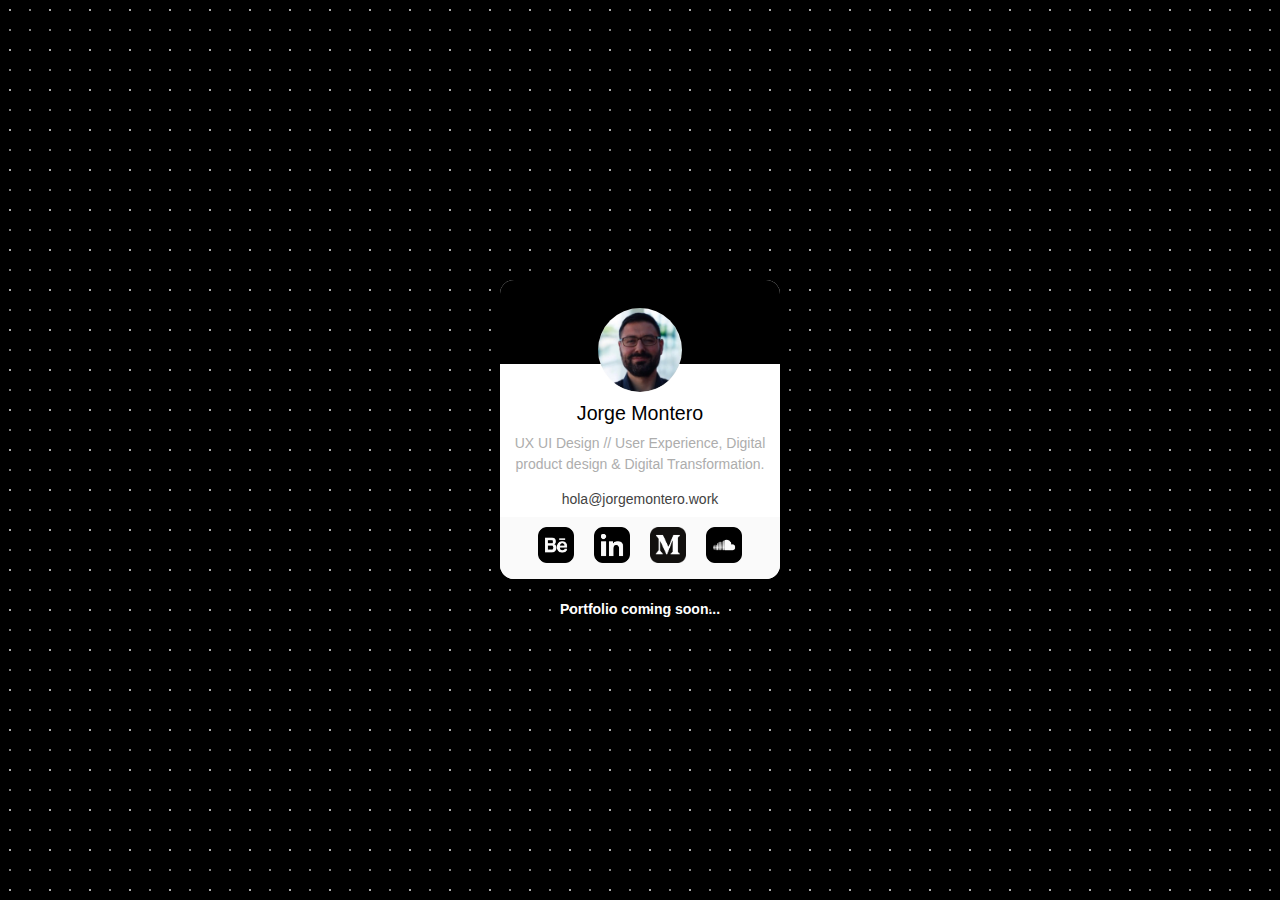
<file: index.html>
<!DOCTYPE html>
<!DOCTYPE html>
<html lang="en">
<head>    
    <meta charset="UTF-8">
    <meta name="viewport" content="width=device-width, initial-scale=1.0">
    <title>🔥 Jorge Montero UX | UI Designer | Madrid 🔥</title>
    <link href="styles/reset.css"rel="stylesheet" type="text/css">
    <link href="styles/style-index.css" rel="stylesheet" type="text/css">
    <link rel="shortcut icon" type="image/png" href="img/favicon.png">
    <link rel="icon" type="image/png" href="img/favicon.png">
    <meta property="og:image" href="img/favicon.png">
    <!-- Global site tag (gtag.js) - Google Analytics -->
  <script async src="https://www.googletagmanager.com/gtag/js?id=UA-168123039-1"></script>
  <script>
    window.dataLayer = window.dataLayer || [];
    function gtag(){dataLayer.push(arguments);}
    gtag('js', new Date());

    gtag('config', 'UA-168123039-1');
  </script>

</head>
<body>
    <div class="contact-card">
        <div class="contact-card__header-image">
          <div class="contact-card__avatar"></div>
        </div>
          <p class="contact-card__name">Jorge Montero</p>
          <p class="contact-card__subtitle">UX UI Design // User Experience, Digital product design & Digital Transformation.</p>
        <ul>
          <li class="contact-card__link contact-card__link--email"><a title="Email Jorge Montero" href="mailto:hola@jorgemontero.work">hola@jorgemontero.work</a></li>
        </ul>
        <ul class="contact-card__footer">
          <li class="contact-card__footer__link "><a title="Link to Jorge Montero's Behance profile" href="https://www.behance.net/JorgeMonteroM"><img src="img/Behance.png"></i></a></li>
          <li class="contact-card__footer__link "><a title="Link to Jorge Montero's LinkedIn profile" href="https://www.linkedin.com/in/jorgemonterom/"><img src="img/linkedin.png"></a></li>
          <li class="contact-card__footer__link "><a title="Link to Jorge Montero's Medium profile" href="https://medium.com/@jorgemonterom"><img src="img/medium.png"></a></li>
          <li class="contact-card__footer__link "><a title="Link to Jorge Montero's Soundcloud profile" href="https://m.soundcloud.com/motokiatu"><img src="img/soundcloud.png"></a></li>
        </ul>
    </div>
    <div class="pronto">
        Portfolio coming soon...
    </div>
</body>
</file>
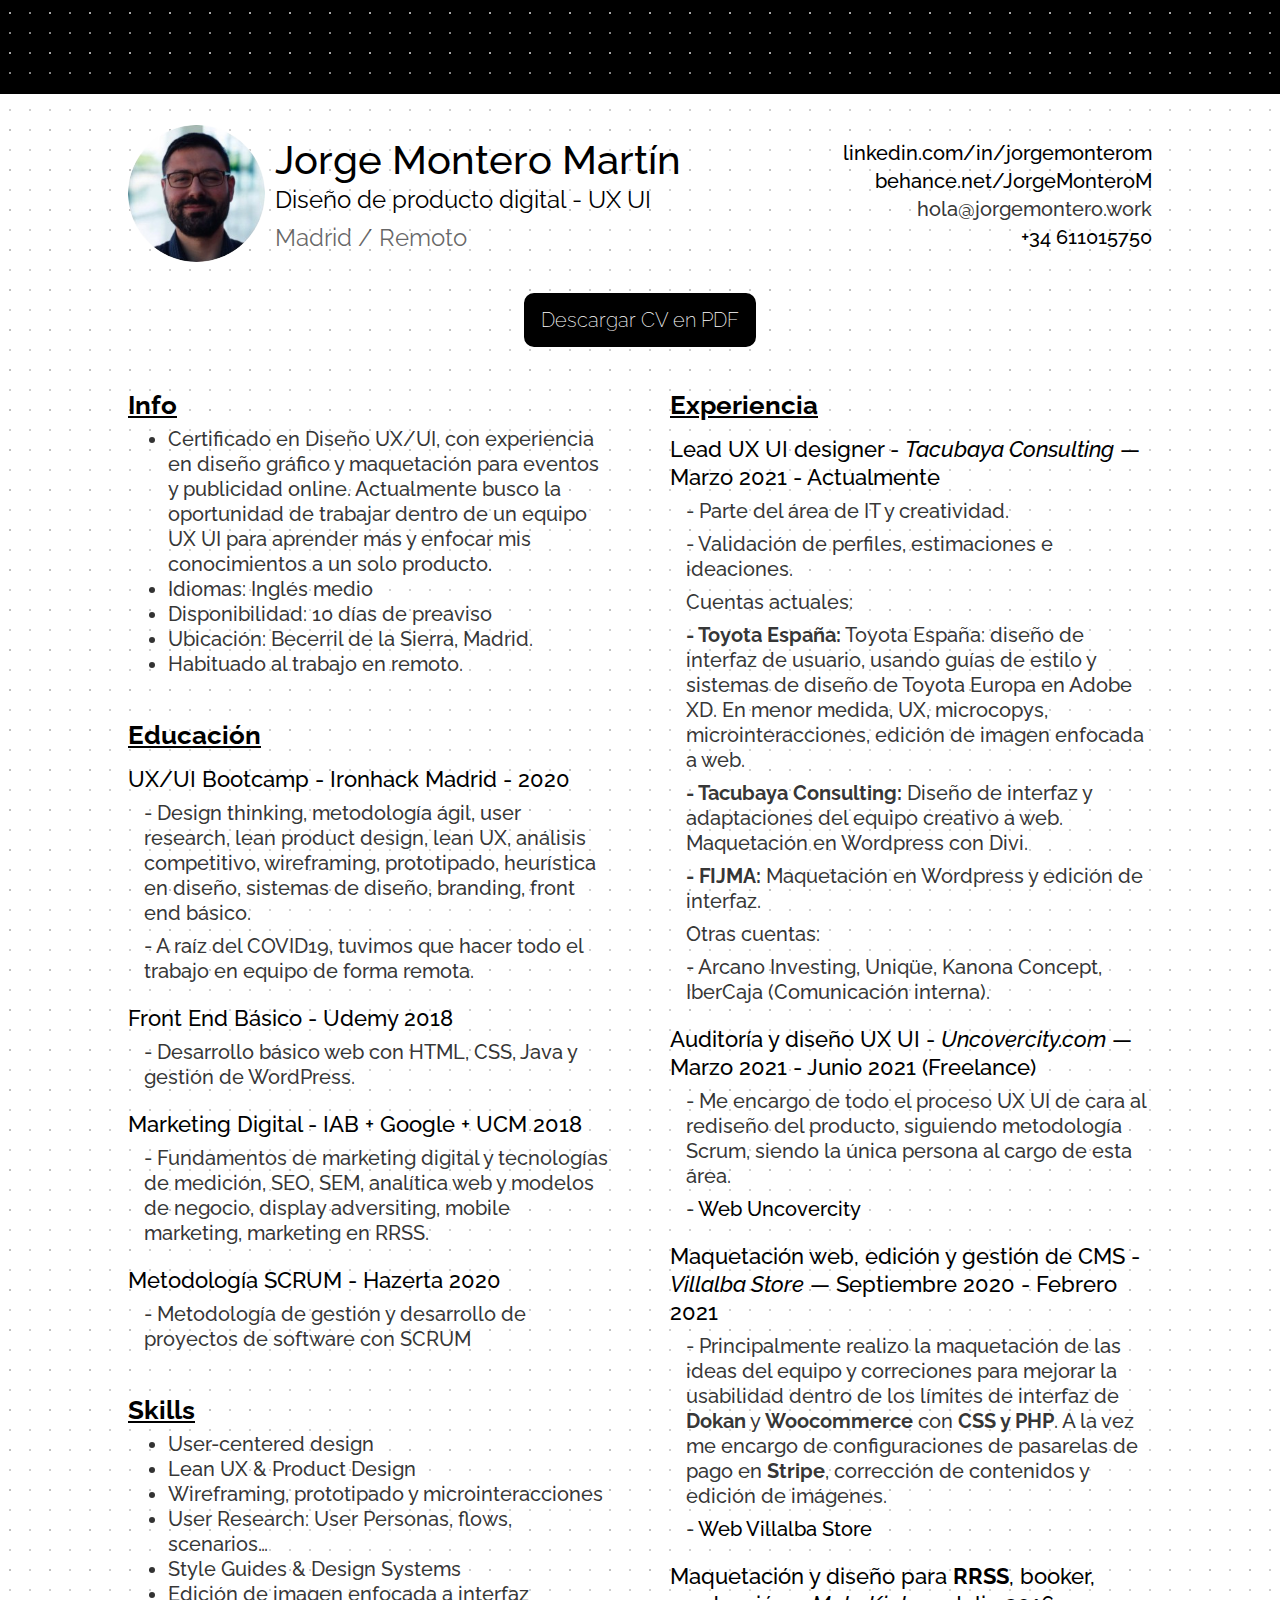
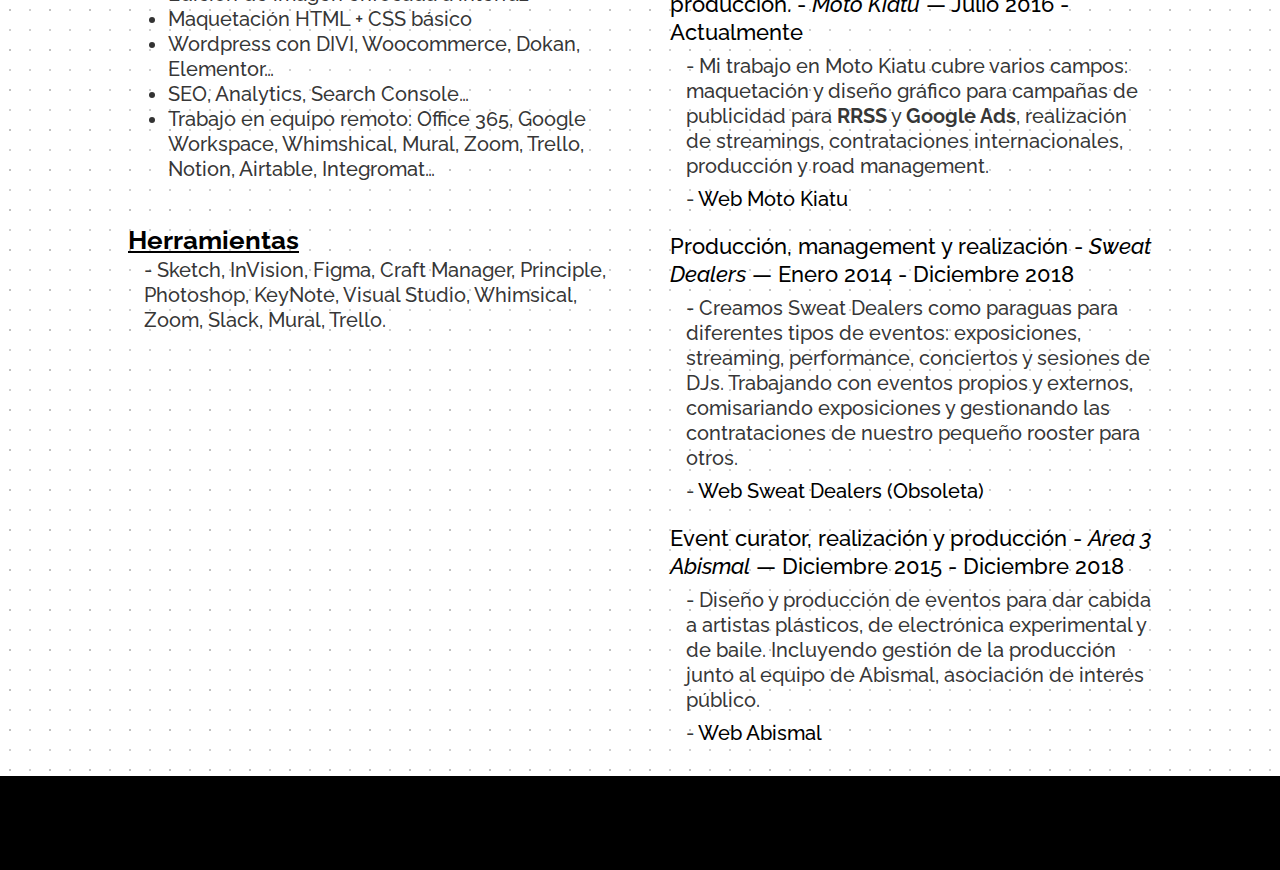
<file: cv.html>
<!DOCTYPE html>
<head>
    <meta http-equiv="Content-Type" content="text/html; charset=utf-8" />
    <meta http-equiv="X-UA-Compatible" content="IE=edge"/>
    <meta name="viewport" content="width=device-width, initial-scale=1"/>

    <title>🔥 Jorge Montero UX | UI Designer | Madrid 🔥</title>
    <meta name="author" content="Jorge Montero">
    <meta name="description" content="Te ayudo a mejorar la experiencia de los usuarios de tu producto bajo una metodología Design Thinking. 
    Diseño, investigación, empatía e implicación.">
    <meta name="keywords" content="design, ux ui, diseño, diseño grafico, experiencia de usuario, design thinking, producto digital, internet">

    <!-- Twitter -->
    <meta name="twitter:card" content="summary_large_image">
    <meta name="twitter:title" content="🔥 Jorge Montero UX | UI Designer | Madrid 🔥">
    <meta name="twitter:description" content="Te ayudo a mejorar la experiencia de los usuarios de tu producto bajo una metodología Design Thinking. 
    Diseño, investigación, empatía e implicación.">
    <meta name="twitter:site" content="@">
    <meta name="twitter:creator" content="@">
    <meta name="twitter:image" content="https://raw.githubusercontent.com/jamm87/JorgeMontero/master/img/JorgeMontero-Avatar.jpg">

    <!-- Open Graph general (Facebook, Pinterest)-->
    <meta property="og:title" content="🔥 Jorge Montero UX | UI Designer | Madrid 🔥">
    <meta property="og:description" content="Te ayudo a mejorar la experiencia de los usuarios de tu producto bajo una metodología Design Thinking. 
    Diseño, investigación, empatía e implicación.">
    <meta property="og:url" content="https://jorgemontero.work">
    <meta property="og:site_name" content="jorgemontero.work">
    <meta property="og:type" content="website">
    <meta property="og:image" content="https://raw.githubusercontent.com/jamm87/JorgeMontero/master/img/JorgeMontero-Avatar.jpg">
    <link href="styles/reset.css"rel="stylesheet" type="text/css">
    <link href="styles/style-cv.css" rel="stylesheet" type="text/css">
    <link rel="shortcut icon" type="image/png" href="img/favicon.png">
    <link rel="icon" type="image/png" href="img/favicon.png">
    <meta property="og:image" href="img/favicon.png">
    <link rel="preconnect" href="https://fonts.gstatic.com">
    <link href="https://fonts.googleapis.com/css2?family=Raleway:ital,wght@0,100;0,200;0,300;0,400;0,500;0,600;0,700;0,800;0,900;1,100;1,200;1,300;1,400;1,500;1,600;1,700;1,800;1,900&display=swap" rel="stylesheet">
    <!-- Global site tag (gtag.js) - Google Analytics -->
    <script async src="https://www.googletagmanager.com/gtag/js?id=UA-168123039-1"></script>
    <script>
    window.dataLayer = window.dataLayer || [];
    function gtag(){dataLayer.push(arguments);}
    gtag('js', new Date());

    gtag('config', 'UA-168123039-1');
    </script>


</head>
<header>
    <nav>
      
    </nav>
</header>
<body>
    <div class="cabecera">
        <div class="izquierda">
            <img src="img/Jorge-Montero-Profile-Photo.jpeg" class="avatar">
            <div class="nombre">
                <h1>Jorge Montero Martín</h1>    
                <h2>Diseño de producto digital - UX UI</h2>
                <p class="gris">Madrid / Remoto</p>
            </div>
        </div>
        <div class="derecha">
            <ul> 
                <li><a href="https://www.linkedin.com/in/jorgemonterom/">linkedin.com/in/jorgemonterom</a></li>
                <li><a href="https://www.behance.net/JorgeMonteroM">behance.net/JorgeMonteroM</a></li>
                <li>hola@jorgemontero.work</li>
                <li><a href="tel:+34 611015750">+34 611015750</a></li>
            </ul>
        </div>
    </div>
    <a href="https://drive.google.com/file/d/1_36eQDlGAD4YZRMFkDbXXwnj8X41bVP8/view?usp=sharing">
            <h1 class="cta">Descargar CV en PDF</h1>
    </a>
    


    <div class="contenido">
        <div class="columna1">
            <div class="seccion">
                <h3>Info</h3>
                <ul>
                    <li>Certificado en Diseño UX/UI, con experiencia en diseño gráfico y maquetación para eventos y publicidad online. Actualmente busco la oportunidad de trabajar dentro de un equipo UX UI para aprender más y enfocar mis conocimientos a un solo producto.
                    <li>Idiomas: Inglés medio</li>
                    <li>Disponibilidad: 10 días de preaviso</li>
                    <li>Ubicación: Becerril de la Sierra, Madrid.</li>
                    <li>Habituado al trabajo en remoto.</li>
                </ul>
            </div>
           
            <div class="seccion">
                <h3>Educación</h3>
                <h4>UX/UI Bootcamp - Ironhack Madrid - 2020</h4>
                <p>- Design thinking, metodología ágil, user research, lean product design, lean UX, análisis competitivo, wireframing, prototipado, heurística en diseño, sistemas de diseño, branding, front end básico.</p>
                <p>- A raíz del COVID19, tuvimos que hacer todo el trabajo en equipo de forma remota.</p>
                <h4>Front End Básico - Udemy 2018</h4>
                <p>- Desarrollo básico web con HTML, CSS, Java y gestión de WordPress.</p>
                <h4>Marketing Digital - IAB + Google + UCM 2018</h4>
                <p>- Fundamentos de marketing digital y tecnologías de medición, SEO, SEM, analítica web y modelos de negocio, display adversiting, mobile marketing, marketing en RRSS.</p>
                <h4>Metodología SCRUM - Hazerta 2020</h4>
                <p>- Metodología de gestión y desarrollo de proyectos de software con SCRUM</p>
            </div>    
            <div class="seccion">
                <h3>Skills</h3>
                <ul>
                    <li>User-centered design</li>
                    <li>Lean UX & Product Design</li>
                    <li>Wireframing, prototipado y microinteracciones</li>
                    <li>User Research: User Personas, flows, scenarios…</li>
                    <li>Style Guides & Design Systems</li>
                    <li>Edición de imagen enfocada a interfaz</li>
                    <li>Maquetación HTML + CSS básico</li>
                    <li>Wordpress con DIVI, Woocommerce, Dokan, Elementor…</li>
                    <li>SEO, Analytics, Search Console…</li>
                    <li>Trabajo en equipo remoto: Office 365, Google Workspace, Whimshical, Mural, Zoom, Trello, Notion, Airtable, Integromat…</li>
                </ul>
            </div>
            <div class="seccion">
                <h3>Herramientas</h3>
                <p>- Sketch, InVision, Figma, Craft Manager, Principle, Photoshop, KeyNote, Visual Studio, Whimsical, Zoom, Slack, Mural, Trello.</p>
            </div>
        </div>
    
        <div class="columna2">
            <div class="seccion">
                <h3>Experiencia</h3>
                <h4>Lead UX UI designer - <i>Tacubaya Consulting</i>  — Marzo 2021 - Actualmente</h4>
                <p>- Parte del área de IT y creatividad.
                <p>- Validación de perfiles, estimaciones e ideaciones.
                <p>Cuentas actuales: 
                <p><b>- Toyota España:</b>  Toyota España: diseño de interfaz de usuario, usando guías de estilo y sistemas de diseño de Toyota Europa en Adobe XD. En menor medida, UX, microcopys, microinteracciones, edición de imagen enfocada a web.
                <p><b>- Tacubaya Consulting:</b> Diseño de interfaz y adaptaciones del equipo creativo a web. Maquetación en Wordpress con Divi.
                <p><b>- FIJMA:</b> Maquetación en Wordpress y edición de interfaz.
                <p>Otras cuentas: 
                <p>- Arcano Investing, Uniqüe, Kanona Concept, IberCaja (Comunicación interna).
                <h4>Auditoría y diseño UX UI - <i>Uncovercity.com</i>  — Marzo 2021 - Junio 2021 (Freelance)</h>
                <p>- Me encargo de todo el proceso UX UI de cara al rediseño del producto, siguiendo metodología Scrum, siendo la única persona al cargo de esta área.</p>
                <p>- <a href="https://Uncovercity.com"> Web Uncovercity</a></p>
                <h4>Maquetación web, edición y gestión de CMS - <i>Villalba Store</i>  — Septiembre 2020 - Febrero 2021</h4>
                <p>- Principalmente realizo la maquetación de las ideas del equipo y correciones para mejorar la usabilidad dentro de los límites de interfaz de <b>Dokan</b> y <b>Woocommerce</b> con <b>CSS y PHP</b>. A la vez me encargo de configuraciones de pasarelas de pago en <b>Stripe</b>, corrección de contenidos y edición de imágenes.</p>
                <p>- <a href="https://villalbastore.es"> Web Villalba Store</a></p>
                <h4>Maquetación y diseño para <b>RRSS</b>, booker, producción. - <i>Moto Kiatu</i> — Julio 2016 - Actualmente</h4>
                <p>- Mi trabajo en Moto Kiatu cubre varios campos: maquetación y diseño gráfico para campañas de publicidad para <b>RRSS</b> y <b>Google Ads</b>, realización de streamings, contrataciones internacionales, producción y road management.</p>
                <p>- <a href="https://motokiatu.com">Web Moto Kiatu</a></p>
                <h4>Producción, management y realización - <i>Sweat Dealers</i> —  Enero 2014 -  Diciembre 2018</h4>
                <p>- Creamos Sweat Dealers como paraguas para diferentes tipos de eventos: exposiciones, streaming, performance, conciertos y sesiones de DJs.
                Trabajando con eventos propios y externos, comisariando exposiciones y gestionando las contrataciones de nuestro pequeño rooster para otros.</p>
                <p>- <a href="https://sweatdealers.tumblr.com">Web Sweat Dealers (Obsoleta)</a></p>
                <h4>Event curator, realización y producción - <i>Area 3 Abismal</i> —  Diciembre 2015 - Diciembre 2018</h4>
                <p>- Diseño y producción de eventos para dar cabida a artistas plásticos, de electrónica experimental y de baile. Incluyendo gestión de la producción junto al equipo de Abismal, asociación de interés público.</p>
                <p>- <a href="http://www.abismal.net/">Web Abismal</a></p>
            </div>
            
        </div>
        
    </div>
</body>
<footer>
</footer>
</file>
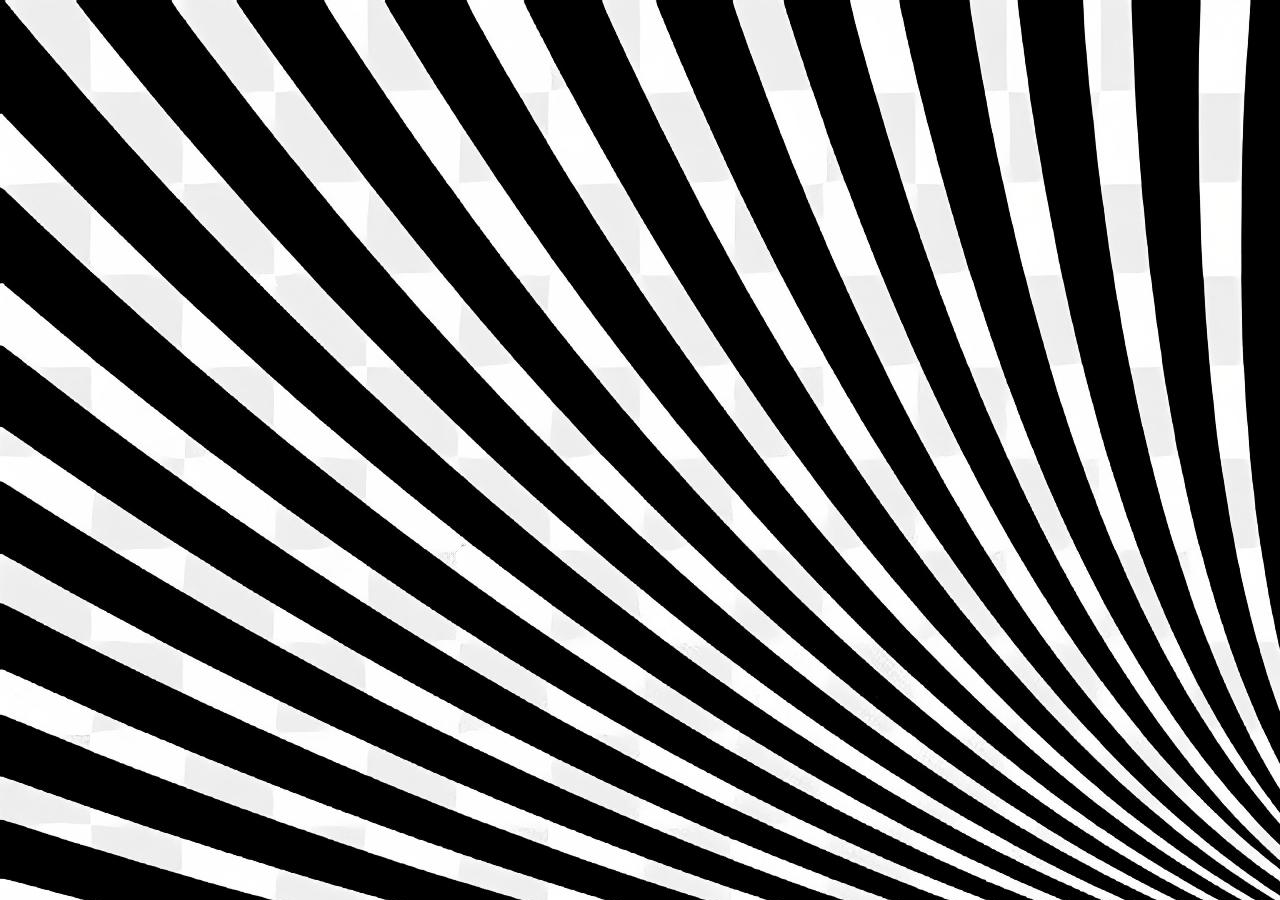
<file: exp1.html>
<!DOCTYPE html>
<html lang="en">
<head>
    <meta charset="UTF-8">
    <meta http-equiv="X-UA-Compatible" content="IE=edge">
    <meta name="viewport" content="width=device-width, initial-scale=1.0">
    <title>Document</title>
    <style>
        body{
            height: 1vh;
            background-image: url("/img/fondo.jpg");
        }
    </style>
</head>
<body>
    
</body>
</html>
</file>
<file: home.html>
<!DOCTYPE html>
<head>
    <meta http-equiv="Content-Type" content="text/html; charset=utf-8" />
    <meta http-equiv="X-UA-Compatible" content="IE=edge"/>
    <meta name="viewport" content="width=device-width, initial-scale=1"/>

    <title>🔥 Jorge Montero UX | UI Designer | Madrid 🔥</title>
    <meta name="author" content="Jorge Montero">
    <meta name="description" content="Te ayudo a mejorar la experiencia de los usuarios de tu producto bajo una metodología Design Thinking. 
    Diseño, investigación, empatía e implicación.">
    <meta name="keywords" content="design, ux ui, diseño, diseño grafico, experiencia de usuario, design thinking, producto digital, internet">

    <!-- Twitter -->
    <meta name="twitter:card" content="summary_large_image">
    <meta name="twitter:title" content="🔥 Jorge Montero UX | UI Designer | Madrid 🔥">
    <meta name="twitter:description" content="Te ayudo a mejorar la experiencia de los usuarios de tu producto bajo una metodología Design Thinking. 
    Diseño, investigación, empatía e implicación.">
    <meta name="twitter:site" content="@">
    <meta name="twitter:creator" content="@">
    <meta name="twitter:image" content="https://raw.githubusercontent.com/jamm87/JorgeMontero/master/img/JorgeMontero-Avatar.jpg">

    <!-- Open Graph general (Facebook, Pinterest)-->
    <meta property="og:title" content="🔥 Jorge Montero UX | UI Designer | Madrid 🔥">
    <meta property="og:description" content="Te ayudo a mejorar la experiencia de los usuarios de tu producto bajo una metodología Design Thinking. 
    Diseño, investigación, empatía e implicación.">
    <meta property="og:url" content="https://jorgemontero.work">
    <meta property="og:site_name" content="jorgemontero.work">
    <meta property="og:type" content="website">
    <meta property="og:image" content="https://raw.githubusercontent.com/jamm87/JorgeMontero/master/img/JorgeMontero-Avatar.jpg">
    <link href="styles/reset.css"rel="stylesheet" type="text/css">
    <link href="styles/style-cv.css" rel="stylesheet" type="text/css">
    <link rel="shortcut icon" type="image/png" href="img/favicon.png">
    <link rel="icon" type="image/png" href="img/favicon.png">
    <meta property="og:image" href="img/favicon.png">
    <link rel="preconnect" href="https://fonts.gstatic.com">
    <link href="https://fonts.googleapis.com/css2?family=Raleway:ital,wght@0,100;0,200;0,300;0,400;0,500;0,600;0,700;0,800;0,900;1,100;1,200;1,300;1,400;1,500;1,600;1,700;1,800;1,900&display=swap" rel="stylesheet">
    <!-- Global site tag (gtag.js) - Google Analytics -->
    <script async src="https://www.googletagmanager.com/gtag/js?id=UA-168123039-1"></script>
    <script>
    window.dataLayer = window.dataLayer || [];
    function gtag(){dataLayer.push(arguments);}
    gtag('js', new Date());

    gtag('config', 'UA-168123039-1');
    </script>


</head>
<header>
    <img src="img/JorgeMontero-logo.png">
    <nav>
        <ul>
            <li>Inicio</li>
            <li>Bio</li>
            <li>Proyectos</li>
            <li>Extra</li>
        </ul>
    </nav>
</header>
<body>
    <div class="frame-1"></div>
    <div class="frame-2"></div>
    <div class="frame-3"></div>
</body>
<footer>
    <div class="end">
        <p>Made in Madrid North West Side 💣 Jorge Montero</p>
    </div>
</footer>
</file>
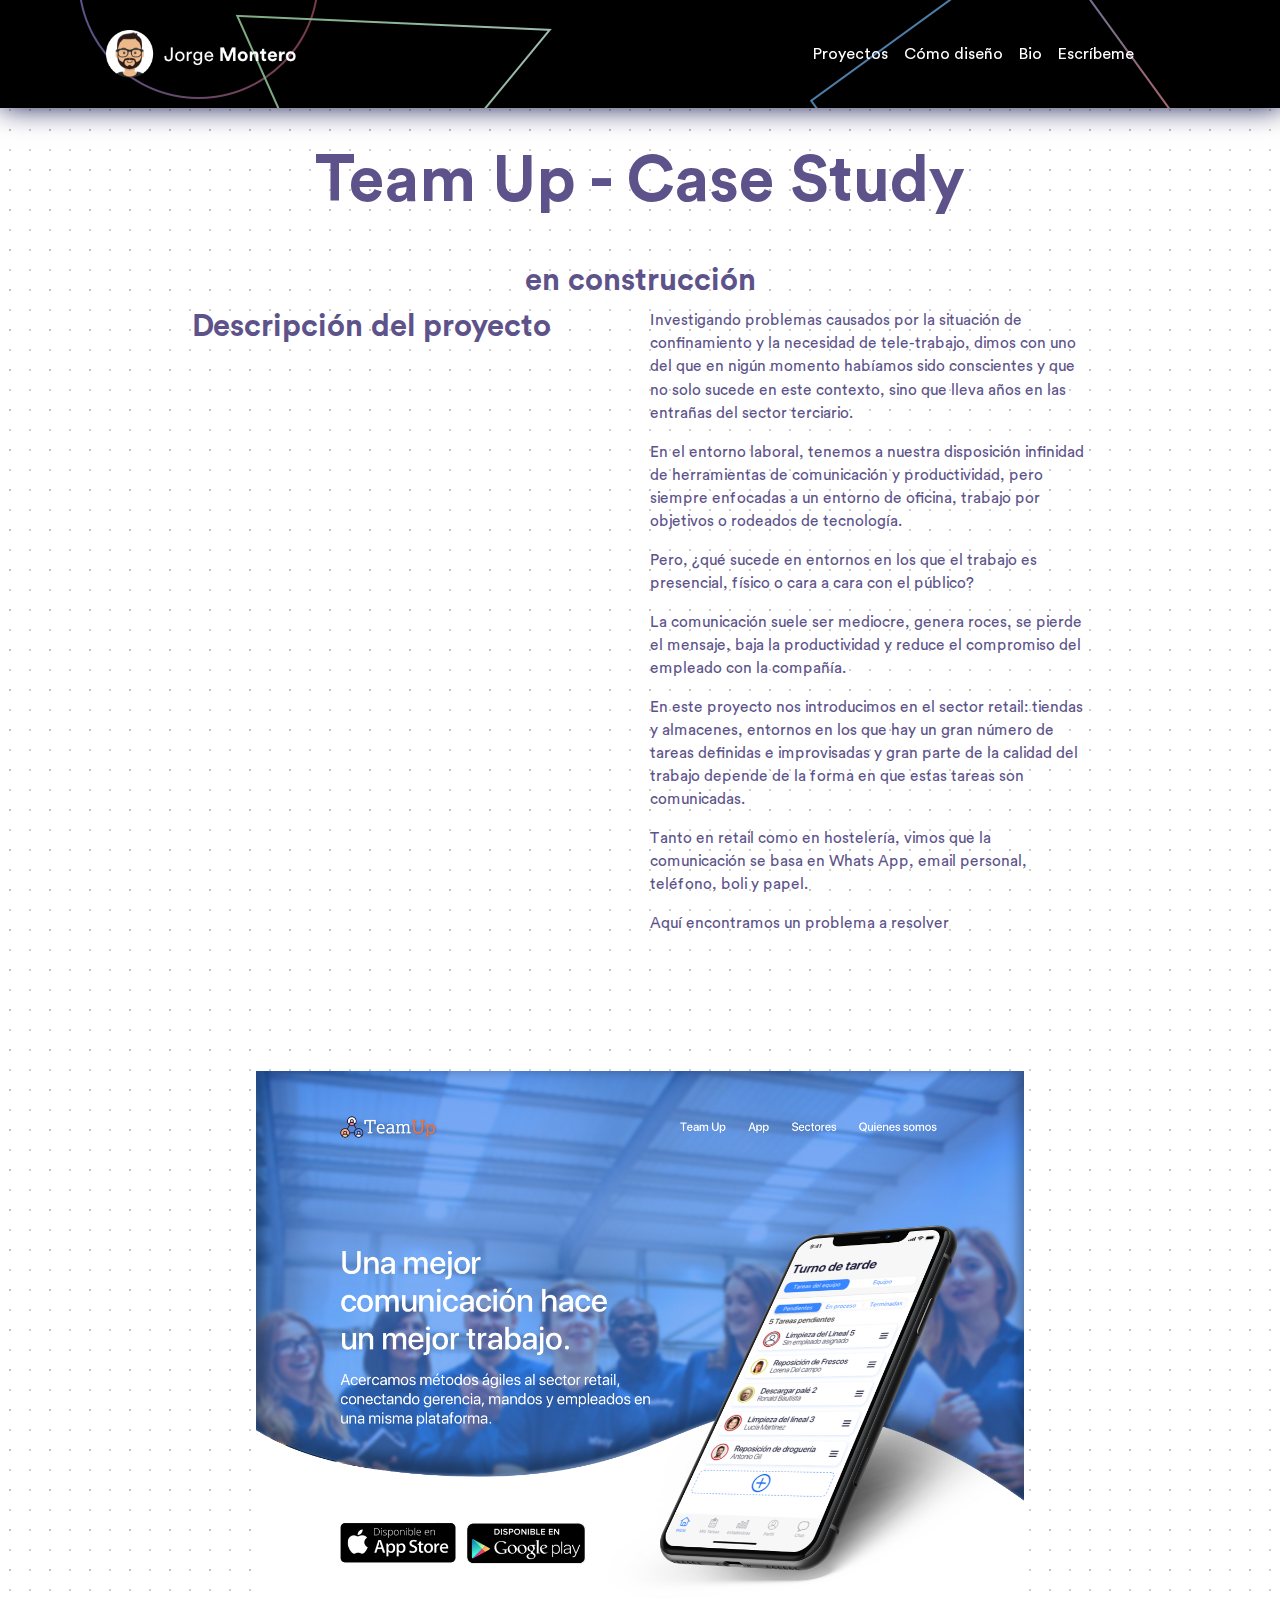
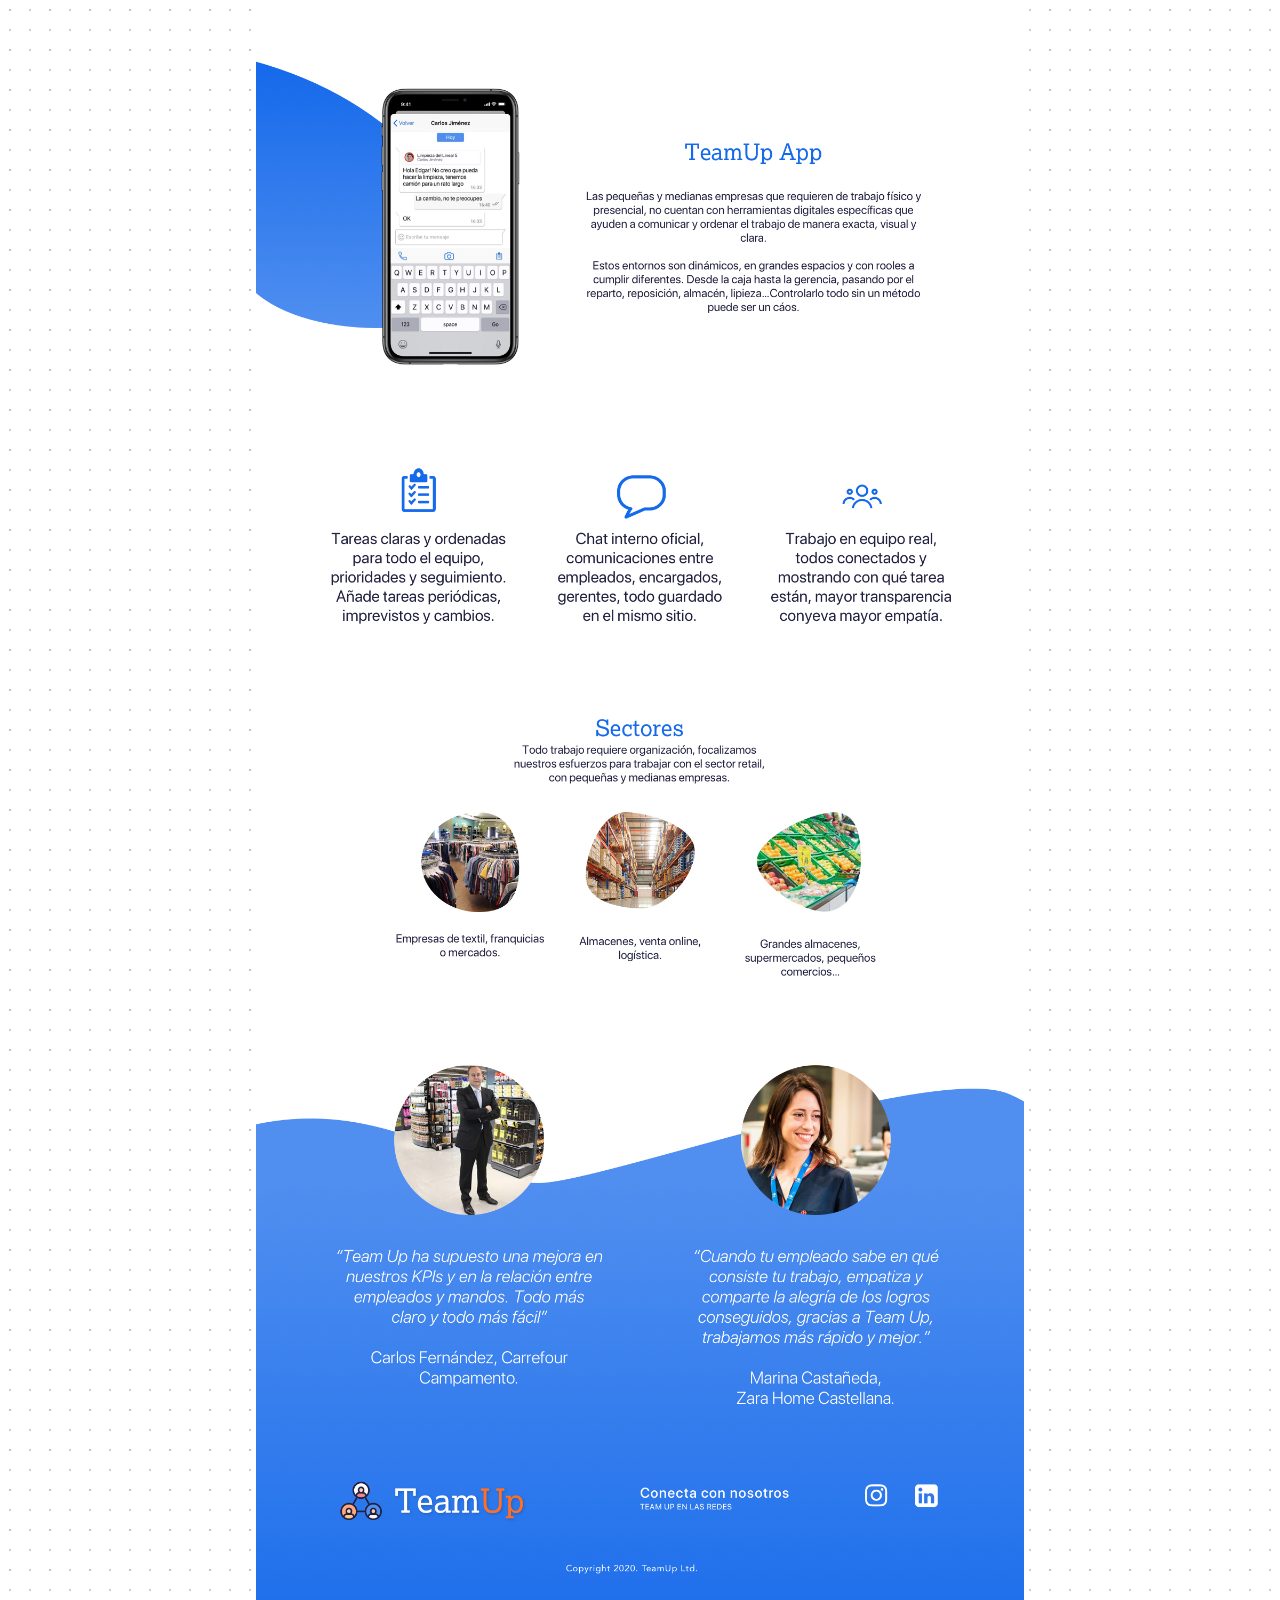
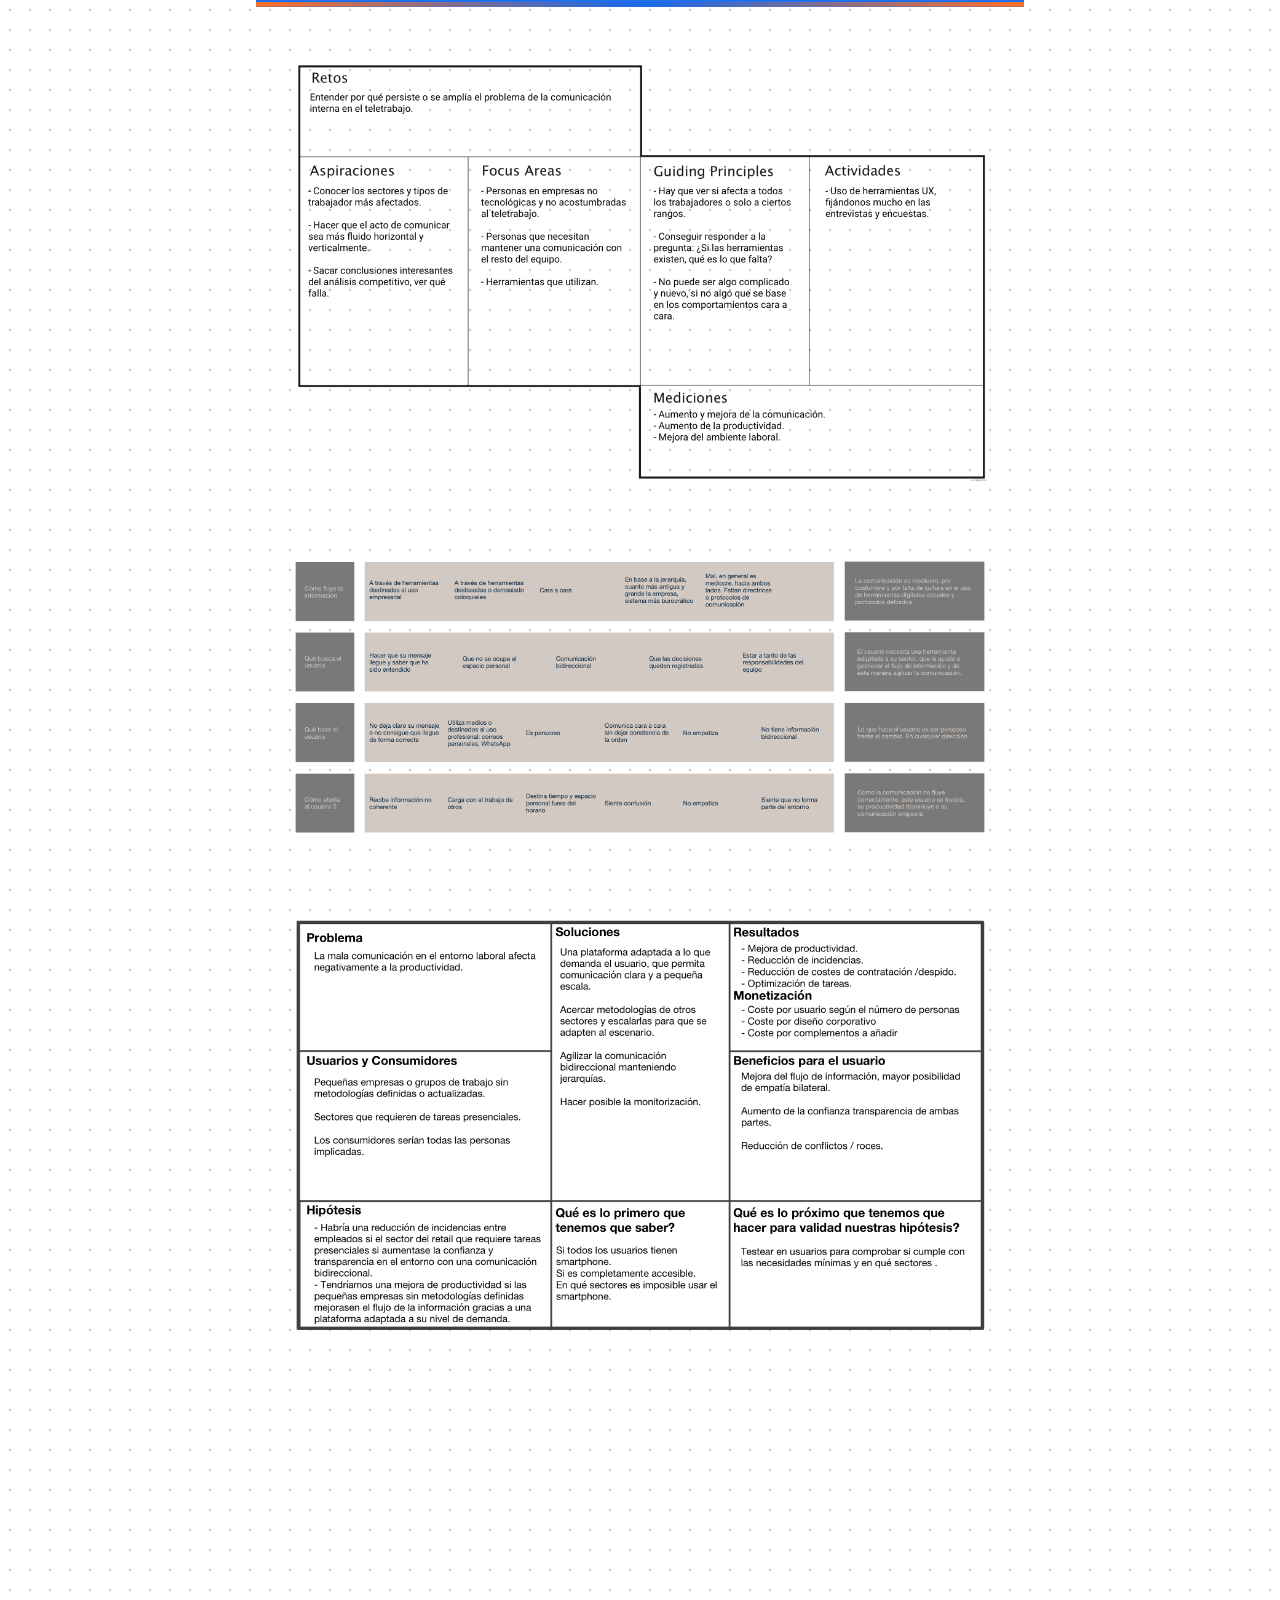
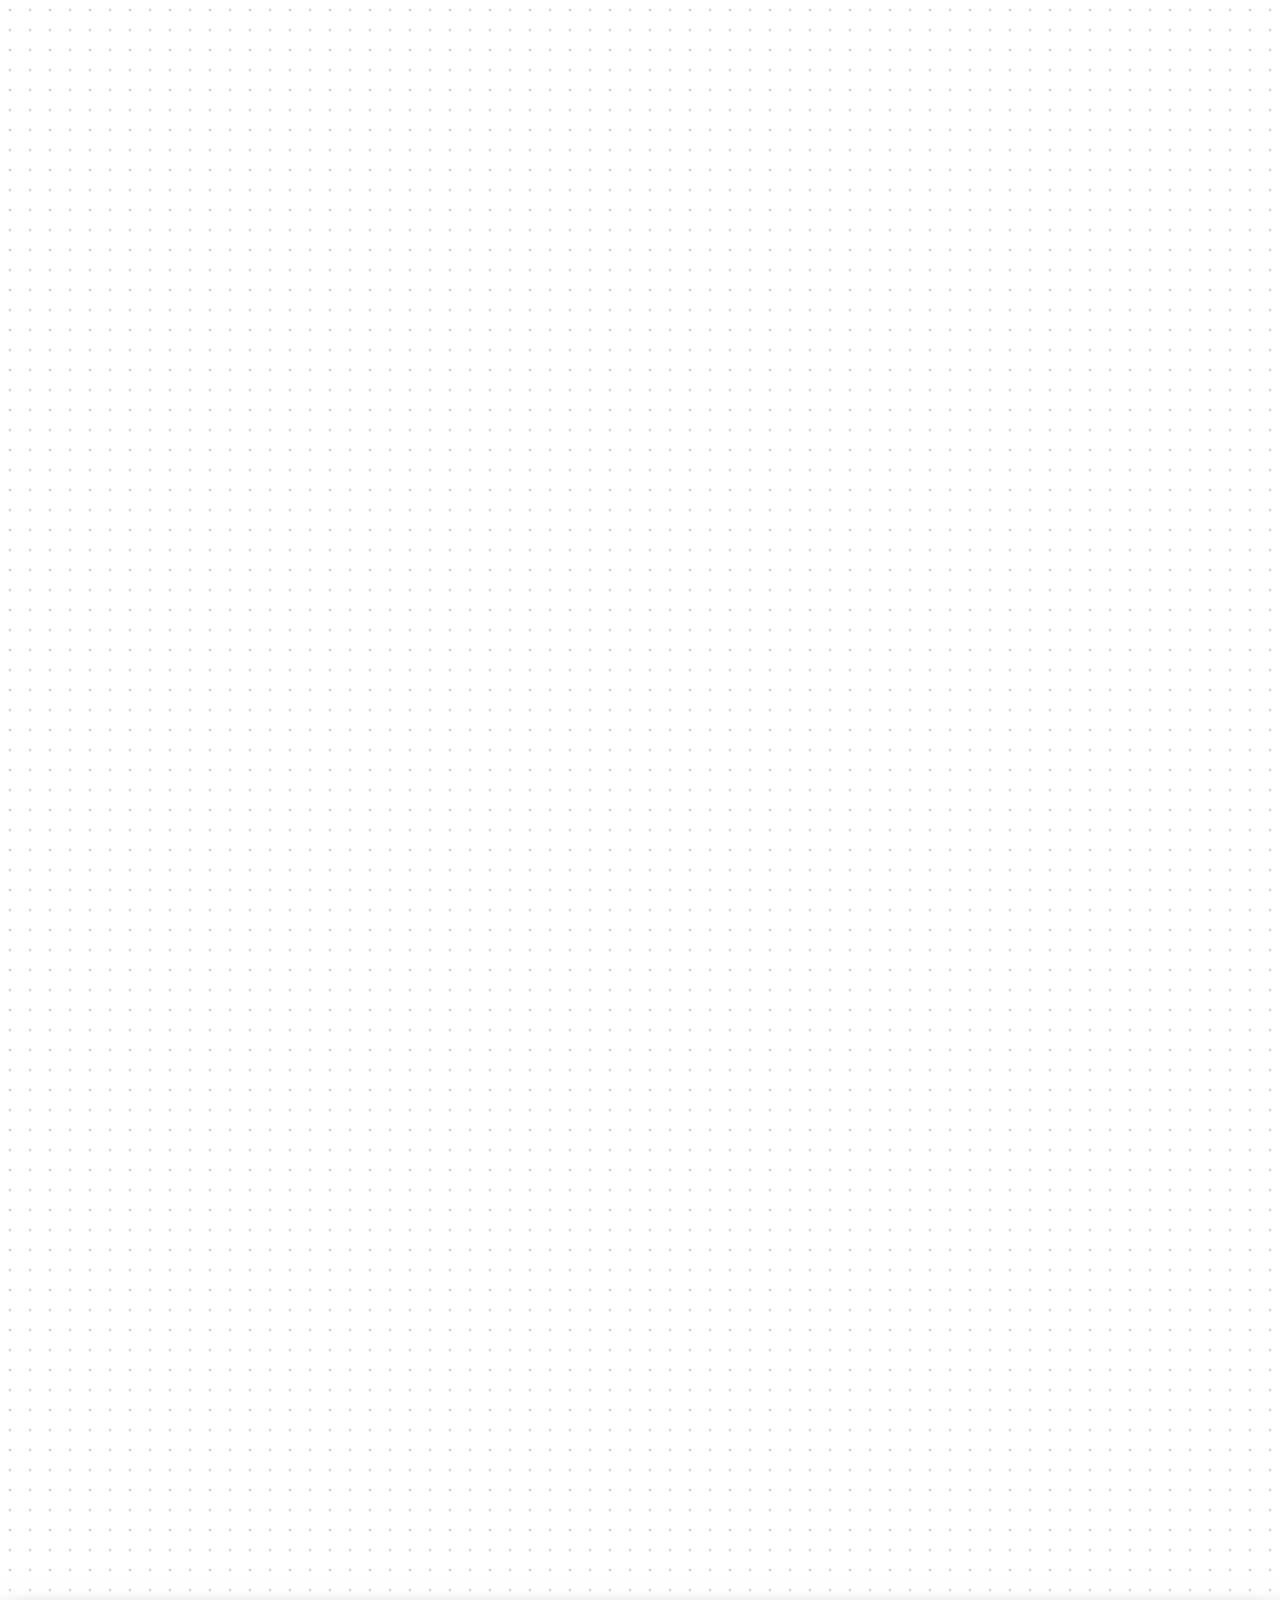
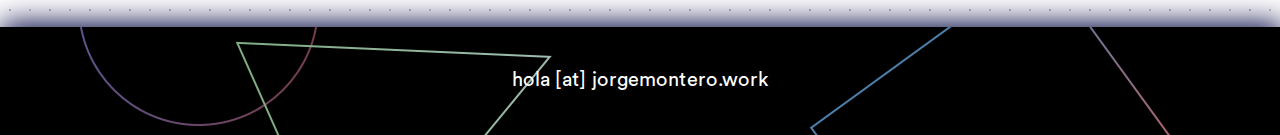
<file: team-up.html>
<html>

  <head>
    <meta charset="UTF-8">
    <meta name="viewport" content="width=device-width, initial-scale=1.0">
    <meta http-equiv="X-UA-Compatible" content="ie=edge">
    <link rel="stylesheet" href="https://maxcdn.bootstrapcdn.com/bootstrap/4.0.0/css/bootstrap.min.css" integrity="sha384-Gn5384xqQ1aoWXA+058RXPxPg6fy4IWvTNh0E263XmFcJlSAwiGgFAW/dAiS6JXm" crossorigin="anonymous">
    <script src="https://code.jquery.com/jquery-3.2.1.slim.min.js" integrity="sha384-KJ3o2DKtIkvYIK3UENzmM7KCkRr/rE9/Qpg6aAZGJwFDMVNA/GpGFF93hXpG5KkN" crossorigin="anonymous"></script>
    <script src="https://cdnjs.cloudflare.com/ajax/libs/popper.js/1.12.9/umd/popper.min.js" integrity="sha384-ApNbgh9B+Y1QKtv3Rn7W3mgPxhU9K/ScQsAP7hUibX39j7fakFPskvXusvfa0b4Q" crossorigin="anonymous"></script>
    <script src="https://maxcdn.bootstrapcdn.com/bootstrap/4.0.0/js/bootstrap.min.js" integrity="sha384-JZR6Spejh4U02d8jOt6vLEHfe/JQGiRRSQQxSfFWpi1MquVdAyjUar5+76PVCmYl" crossorigin="anonymous"></script>

    <link rel="stylesheet" href="stylesheet/reset.css">
    <link rel="stylesheet" href="stylesheet/style.css">
    <!--html>
    <link rel="stylesheet" media="(max-width: 780px)" href="stylesheet/tablet.css">
    <link rel="stylesheet" media="(max-width: 420px)" href="stylesheet/mobile.css">
    <script src="javascript/script.js " charset="utf-8"></script>
    </html-->
    <!-- Global site tag (gtag.js) - Google Analytics -->
<script async src="https://www.googletagmanager.com/gtag/js?id=UA-168123039-1"></script>
<script>
  window.dataLayer = window.dataLayer || [];
  function gtag(){dataLayer.push(arguments);}
  gtag('js', new Date());

  gtag('config', 'UA-168123039-1');
</script>

    <link rel="icon" type="image/png" href="images/favicon.png">
    <meta property="og:title" content="Jorge Montero UX | UI Designer - Design Thinking - Visual & Branding">
    <meta property="og:image" href="images/socialmedia.png">
    <meta property="og:description" content="I love working on challenging projects with people who appreciate enthusiasm and innovation.">
    <meta property="og:url" content="https://jorgemontero.work">
    <title>Jorge Montero UX | UI Designer | Madrid</title>
  </head>

<head>
    <meta charset="UTF-8">
    <meta name="viewport" content="width=device-width, initial-scale=1.0">
    <meta http-equiv="X-UA-Compatible" content="ie=edge">
    <link rel="stylesheet" href="https://maxcdn.bootstrapcdn.com/bootstrap/4.0.0/css/bootstrap.min.css" integrity="sha384-Gn5384xqQ1aoWXA+058RXPxPg6fy4IWvTNh0E263XmFcJlSAwiGgFAW/dAiS6JXm" crossorigin="anonymous">
    <script src="https://code.jquery.com/jquery-3.2.1.slim.min.js" integrity="sha384-KJ3o2DKtIkvYIK3UENzmM7KCkRr/rE9/Qpg6aAZGJwFDMVNA/GpGFF93hXpG5KkN" crossorigin="anonymous"></script>
    <script src="https://cdnjs.cloudflare.com/ajax/libs/popper.js/1.12.9/umd/popper.min.js" integrity="sha384-ApNbgh9B+Y1QKtv3Rn7W3mgPxhU9K/ScQsAP7hUibX39j7fakFPskvXusvfa0b4Q" crossorigin="anonymous"></script>
    <script src="https://maxcdn.bootstrapcdn.com/bootstrap/4.0.0/js/bootstrap.min.js" integrity="sha384-JZR6Spejh4U02d8jOt6vLEHfe/JQGiRRSQQxSfFWpi1MquVdAyjUar5+76PVCmYl" crossorigin="anonymous"></script>

    <link rel="stylesheet" href="stylesheet/reset.css">
    <link rel="stylesheet" href="stylesheet/style.css">
    <!--html>
    <link rel="stylesheet" media="(max-width: 780px)" href="stylesheet/tablet.css">
    <link rel="stylesheet" media="(max-width: 420px)" href="stylesheet/mobile.css">
    <script src="javascript/script.js " charset="utf-8"></script>
    </html-->
    <!-- Global site tag (gtag.js) - Google Analytics -->
<script async src="https://www.googletagmanager.com/gtag/js?id=UA-168123039-1"></script>
<script>
  window.dataLayer = window.dataLayer || [];
  function gtag(){dataLayer.push(arguments);}
  gtag('js', new Date());

  gtag('config', 'UA-168123039-1');
</script>

  <link rel="icon" type="image/png" href="images/favicon.png">
  <meta property="og:title" content="Jorge Montero UX | UI Designer - Design Thinking - Visual & Branding">
  <meta property="og:image" href="images/favicon.png">
  <meta property="og:description" content="Lo más importante que he aprendido, es que el diseño está para ayudar al usuario a cumplir su meta.">
  <meta property="og:url" content="https://jorgemontero.work">
  <title>Team Up - Case Study</title>  
</head>

<header>
      <div class="main-nav row">
        <nav class="navbar navbar-expand-lg navbar-light bg-none">
          <a href="index.html"><img class="logo" src="images/JorgeMontero.png" alt="logo personal"></a>
          <button class="navbar-toggler hamburguer" type="button" data-toggle="collapse" data-target="#navbarTogglerDemo02" aria-controls="navbarTogglerDemo02" aria-expanded="false" aria-label="Toggle navigation">
            <span class="navbar-toggler-icon"></span>
          </button>

          <div class="collapse navbar-collapse navbar-content links" id="navbarTogglerDemo02">
            <ul class="navbar-nav mr-auto mt-2 mt-lg-0">

              <li class="nav-item sections">
                <a class="nav-link" onclick='checkPosition()' name="#projects" href="index.html#projects">Proyectos</a>
              </li>
              <li class="nav-item sections">                
                <a class="nav-link" onclick='checkPosition()' name="#como-diseno" href="index.html#como-diseno">Cómo diseño <span class="sr-only">(current)</span></a>
              </li>
              <li class="nav-item sections">
                <a class="nav-link" onclick='checkPosition()' name="#bio" href="index.html#bio">Bio</a>
              </li>
              <li class="nav-item sections">
                <a class="nav-link" onclick='checkPosition()' name="#contacto" href="index.html#contacto">Escríbeme</a>
              </li>
            </ul>
          </div>
        </nav>
      </div>
</header>

<body>
    <div id="" class="paragraph">
        <h1>
        Team Up - Case Study
    </h1>
    <h2>
        en construcción
    </h2>
    
    </div>
    <div class="text-content">
      <div class="content-left">
      <h2>Descripción del proyecto</h2>
      </div>
      <div class="content-right">
      <p>Investigando problemas causados por la situación de confinamiento y la necesidad de tele-trabajo, dimos con uno del que en nigún momento habíamos sido conscientes y que no solo sucede en este contexto, sino que lleva años en las entrañas del sector terciario.

      <p>En el entorno laboral, tenemos a nuestra disposición infinidad de herramientas de comunicación y productividad, pero siempre enfocadas a un entorno de oficina, trabajo por objetivos o rodeados de tecnología.
        
      <p>Pero, ¿qué sucede en entornos en los que el trabajo es presencial, físico o cara a cara con el público?
        
      <p>La comunicación suele ser mediocre, genera roces, se pierde el mensaje, baja la productividad y reduce el compromiso del empleado con la compañía.
        
      <p>En este proyecto nos introducimos en el sector retail: tiendas y almacenes, entornos en los que hay un gran número de tareas definidas e improvisadas y gran parte de la calidad del trabajo depende de la forma en que estas tareas son comunicadas.
        
      <p>Tanto en retail como en hostelería, vimos que la comunicación se basa en Whats App, email personal, teléfono, boli y papel. 
        
      <p>Aquí encontramos un problema a resolver</p>
      </div>
    </div>
    <div id="" class="paragraph">
        <img src="images/TeamUp-landing.jpg" >
        <img src="images/TeamUp/01_TeamUp_UX_Blueprint.png">
        <img src="images/TeamUp/02_TeamUp_Affinity_Diagram.png">
        <img src="images/TeamUp/03_TeamUp_Lean_UX.png">
        <iframe style="border:none" width="800" height="450" src="https://whimsical.com/embed/KL1MA5ZzQNga6FGVgaBnuW#7YNFXnKbZA9xNZFZRsKVv"></iframe>
        <iframe style="border:none" width="800" height="450" src="https://whimsical.com/embed/C6jVAyULnc9d6zf6iUdRS6#2Ux7TurymNHAVm5tUZeH"></iframe>
        <iframe style="border:none" width="800" height="450" src="https://whimsical.com/embed/KL1MA5ZzQNga6FGVgaBnuW#7YNFXnKbYsaDvaM8FdN8B"></iframe>
        <iframe style="border:none" width="800" height="450" src="https://whimsical.com/embed/KL1MA5ZzQNga6FGVgaBnuW#7YNFXnKbZAGcyv74ax6qn"></iframe>
    </div>
</body>
<footer>
  <div class="footer">
    <h3>
      hola [at] jorgemontero.work
    </h3>
  </div>
</footer>
</html>
</file>
<file: styles/style-index.css>
:root {
    font-size: 14px;
    -webkit-font-smoothing: antialiased;
    -moz-osx-font-smoothing: grayscale;
  }
  
  * {
    margin: 0;
    padding: 0;
    box-sizing: border-box;
  }
  
  body {
    width: 100vw;
    height: 100vh;
    display: flex;
    flex-direction: column;
    justify-content: center;
    align-items: center;
    background: #000000;
    background-image: url("../img/Background-pattern.png");
  }
  
  .contact-card {
    width: 20em;
    font-family: 'Roboto', sans-serif;
    font-size: 1em;
    line-height: 1.5em;
    text-align: center;
    background-color: #FFFFFF;
    border-radius: 1em;
    box-shadow: 0 0 2em rgba(0, 0, 0, 0.125);
    overflow: hidden;
    transition: 0.125s ease-in-out;
    -webkit-transition: 0.125s ease-in-out;
    -moz-transition: 0.125s ease-in-out;
  }
  .contact-card:hover {
    transform: translateY(-0.5em);
  }
  .contact-card__header-image {
    width: 100%;
    height: 6em;
    padding-top: 2em;
    background-image: url("http://cdn.lowgif.com/full/cea9ebbfe0470270-gif-porcelain-evolution-lab.gif");
    background-size: cover;
    background-color: #000000;
  }
  .contact-card__avatar {
    width: 6em;
    height: 6em;
    margin: auto;
    background-image: url("../img/Jorge-Montero-Profile-Photo.jpeg");
    background-size: cover;
    background-color: #EEEEEE;
    border-radius: 100%;
  }
  .contact-card__name {
    margin-top: 2em;
    margin-bottom: .5em;
    font-size: 1.4rem;
  }
  .contact-card__subtitle {
    margin-bottom: .5em;
    font-size: 1rem;
    margin-left: 10px;
    margin-right: 10px;
    color:#adadad;
  }
  .contact-card__link {
    display: block;
    padding: .5em 1em;
    text-decoration: none;
  }
  .contact-card__link a {
    color: #424242;
    text-decoration: none;
  }
  .contact-card__link:hover {
    background-color: #FAFAFA;
  }
  .contact-card__footer {

    background-color: #FAFAFA;
    display: flex;
    flex-direction: row;
    justify-content: center;
    align-items: center;
    list-style:none;
  }
  .contact-card__footer__link {
    width: 20%;   
    transition: 0.125s ease-in-out;
    -webkit-transition: 0.125s ease-in-out;
    -moz-transition: 0.125s ease-in-out;
  }
  .contact-card__footer__link img{
      width: 100%;
      padding: 10px;
      border: solid 0px;
      border-radius: 10px;
      filter: hue-rotate 240deg; 
  }


  .contact-card__footer__link:hover {
    transform: scale(1.1);
    -webkit-transform: scale(1.1);
    -moz-transform: scale(1.1);
  }
  .pronto{
        margin-top: 20px;
        text-align: center;
        width: 14em;
        font-family: 'Roboto', sans-serif;
        
        line-height: 1.5em;
        font-weight: 600;
        color: #ffffff;
  }
</file>
<file: styles/style-cv.css>
*{
    margin:0;
}
html{
    background:#000000;
    margin:0;
    padding:0;
    display: flex;
    align-content: center;
}

h1{
    font-family: 'Raleway', sans-serif;

    font-style: normal;
    font-weight: 500;
    font-size: 40px;
    line-height: 51px;
    color: #000000;
    margin:0;
  }
  
h2{
    font-family: 'Raleway', sans-serif;

    font-style: normal;
    font-weight: normal;
    font-size: 24px;
    line-height: 30px;
    color: #000000;
    margin:0;
    }

h3{
    font-family: 'Raleway', sans-serif;

    font-style: normal;
    font-weight: bold;
    font-size: 26px;
    line-height: 20px;
    text-decoration-line: underline;
    color: #000000;
    padding-top: 32px;
    }

h4{
    font-family: 'Raleway', sans-serif;

    font-style: normal;
    font-weight: 500;
    font-size: 22px;
    line-height: 28px;
    color: #000000;
    margin-top: 20px;
    }

p{
    font-family: 'Raleway', sans-serif;

    font-style: normal;
    font-weight: 500;
    font-size: 20px;
    line-height: 25px;
    color: rgba(0, 0, 0, 0.8);
    margin-top: 8px;
    margin-left: 16px;
    
    }

a {
        text-decoration: none;
        color:#000000;
      }
.gris{
   font-family: 'Raleway', sans-serif;

    font-style: normal;
    font-weight: normal;
    font-size: 24px;
    line-height: 30px;
    color: rgba(0, 0, 0, 0.6);
    margin-left: 0;
    }

header{
    background-color:#000000;  
    background-image:url("../img/Background-pattern.png");
    height:88px;
    width: 100%;
    border:solid;
    }

body{
    
    display:flex;
    flex-direction: column;
    align-items: center;
    background-color:#fff;
    background-image:url("../img/Background-pattern.png");
    
}

.cabecera{
    width: 80%;
    display:flex;
    align-items: center;
    margin-top: 30px;
    justify-content: space-between;
    margin-bottom:30px;   
    flex-wrap: wrap; 
}
  
.izquierda{
    display:flex;
    flex-direction:row;
    align-items:center;
    flex-wrap:wrap;
    }

.izquierda img{
    margin:auto;
    border-radius:50%;
    width: 137px;
    height: 137px;
    }
  
.nombre{
    padding:10px;
    }
  
  
.derecha ul{
    font-family: 'Raleway', sans-serif;

    font-style: normal;
    font-weight: normal;
    font-size: 20px;
    line-height: 25px;
    text-align: right;
    list-style: none
    }
.derecha li{
    margin-top: 3px;
}
.derecha li a:hover{
    font-style: italic;
}


.cta{   
    background-color: #000000;
    border-radius: 10px;
    border:solid 2px #000;
    font-family: 'Raleway', sans-serif;

    font-style: normal;
    font-weight: 200;
    font-size: 20px;
    line-height: 20px;
    color: #fff;
    padding:15px;
    text-align: center;
}

.cta:hover{
    background-color: transparent;
    color:#000;
}











.contenido{
    width: 80%;
    display:flex;
    flex-direction: row;
    
}
.columna1{
    width: 50%;
    margin-right: 30px;
    
}
.columna2{
    width: 50%;
    margin-left: 30px;
}
li {
    font-family: 'Raleway', sans-serif;

    font-style: normal;
    font-weight: 500;
    font-size: 20px;
    line-height: 25px;
    color: rgba(0, 0, 0, 0.8);
    text-decoration-line: none;
    }

.columna li::marker {
    content: "- ";
    }

.seccion{
    margin-top: 16px;
}
.seccion ul{
    margin-top:12px;
}
.contenido a:hover{
    font-style: italic;}

footer{
    background-color:#000000;  
    background-image: url("https://jorgemontero.work/images/Background-pattern.png");
    height:88px;
    width: 100%;
    border:solid;
    margin-top: 30px;
}
@media only screen and (max-width: 1000px) {
    .cabecera{
        width:95%;
        justify-content: center;
        flex-direction: column;

    }
    .izquierda{
        justify-content: center;
    }
    .nombre{
        text-align: center;
    }
   
    .derecha ul{
        text-align: center;
        padding: 0;
    }
    .contenido{
        flex-wrap: wrap;
    }
    .columna1{
        width: 100%;
        margin-right: 0;
    }
    .columna2{
        width:100%;
        margin-left: 0;
    }
}
</file>
<file: stylesheet/style.css>
:root {
    --main-color: #69D0C1;
  }
  
  
  @font-face {
    font-family: 'Circular-Bold';
    src: url('../tipography/CircularStd-Bold.ttf')
  }
  @font-face {
    font-family: 'Circular-Book';
    src: url('../tipography/CircularStd-Book.ttf')
  }
  @font-face {
    font-family: 'Cereal-Medium';
    src: url('../tipography/CircularStd-Medium.ttf')
  }
  @font-face {
    font-family: 'Cereal-Light';
    src: url('../tipography/CircularStd-Black.ttf')
  }
  
  html {
    height: 100vh;
  }

  body {
    background-color: #ffffff;
    background-image: url("../images/Background-pattern.png");
    height: 100vh;
    font-family: 'Circular-Book', Arial, sans-serif;
  }
  
  .main-nav {
    height: 10vh;
    height: 12vh;
    width: 100vw;
    background-color: black;
    background-image:url("../images/header-img.png");
    background-repeat: no-repeat;
    
    background-position: center;
    -webkit-box-shadow: 2px -3px 28px 1px rgba(1,4,64,1);
    -moz-box-shadow: 2px -3px 28px 1px rgba(1,4,64,1);
    box-shadow: 2px -3px 28px 1px rgba(1,4,64,1);
  }
  
  .logo {
    width: 190px;
    margin-left: -12px;
  }

  .main-nav {
    padding-left: 8vw;
    padding-right: 8vw;
    margin: 0 !important;
  }
  
  .section {
    padding-left: 8vw;
    padding-right: 8vw;
    display: flex;
    flex-wrap: wrap;
  }
  
  .navbar-expand-lg {
    width: 100%;
  }
  
  .navbar-expand-lg .navbar-collapse {
    justify-content: flex-end;
  }
  
  ul.navbar-nav {
    color: ;
    margin-right: 20px !important;
  }

  
  .navbar-collapse.navbar-content.links.collapse.show{
    background-color: #000000;
    text-align: right;
    width: 30%;
  
  }

  .sections{
    color: #ffffff;
    font-family: 'Circular-Book';
    font-size: 16px;
    text-decoration: none;
  
  }
  .nav-item.sections .nav-link{
    color: #FFFFFF;
  }
  .nav-item.sections:hover .nav-link {
    color: #5D538A !important;
  }
  
  .nav-link.active {
    color: #5D538A !important;
  }
  
  .elements{
    display: flex;
    justify-content: space-evenly;
    align-items: baseline;
    align-content: space-between;
    padding-top: 40px;
  }




  
  
  
  h1 {
    font-family: "Circular-Bold";
    font-size: 5vw;
    color: #5D538A;
  }
  h2 {
    font-family: "Circular-Bold";
    font-size: 2.4vw;
    color: #5D538A;
    margin-bottom: 0;
  }
  h3 {
    font-family: "Circular-Book";
    font-size: 1.55vw;
    color: #5D538A;
    line-height: 2.4vw;
    margin-bottom: 0;
  }
  p {
    font-family: "Circular-Book";
    font-size: 1.2vw;
    color: #5D538A;
  }
  


.button-primary {
    background-color: #5D538A;
    border-radius: 8px;
    color: #ffffff;
    width: 261px;
    height: 72px;
    border: none;
    font-family: 'Circular-Book';
    letter-spacing: 0.1;
    font-size: 19px;
    margin-top: 6vh;
  }

.button-primary:hover {
    background-color: #000000;
    text-decoration: none;
    color: white;
    cursor:hand;
  }

  
   
header{
    width: 100%;
    position: fixed;
    z-index: 100;
  }
  
  

  

/* home */

.section-home{
  padding-top: 20vh;
  height: 100vh;
  padding-left: 8vw;
  padding-right: 8vw;
  display: flex;
  flex-direction: column;
  flex-wrap: nowrap;
}
.rrss{
      display: flex;
      flex-direction: row;
      padding-top: 50px;
  
    }
.rrss img{
      width: 40px;
      margin-right: 15px;
      -webkit-filter: #5D538A;
      filter: #5D538A;
  
    }
.rrss img:hover{
      opacity: .5;
      transition: opacity .5s ease-out;
      -moz-transition: opacity .5s ease-out;
      -webkit-transition: opacity .5s ease-out;
      -o-transition: opacity .5s ease-out;
    }

/* PROJECT GALLERY */
  
.project-galery {
  margin-top: 32px;
  display: flex;
  flex-direction: row;
  
  height: 60vh;
  align-content: flex-start;
}

.project-item {
  background-size: contain;
  background-position: bottom;
  background-repeat: no-repeat;
  box-sizing: border-box;
  width: 19.5vw;
  margin: 8px;
  border-radius: 10px;
  box-shadow: 0 4px 5px 0 rgba(0, 0, 0, 0.08), 0 1px 10px 0 rgba(0, 0, 0, 0.08), 0 2px 4px -1px rgba(0, 0, 0, 0.08);
}

.project-item.large1 {
  height: 19.5vw;
  background-image: url('../images/spotify-mockup.png');
}.project-item.large2 {
  height: 19.5vw;
  background-image: url('../images/DeAqui-Mockup.png');
}.project-item.large3 {
  height: 19.5vw;
  background-image: url('../images/TeamUp-mockup.png');
}.project-item.large4 {
  height: 19.5vw;
  background-image: url('../images/lowproject04.png');
}
.card-image {
  background-size: contain;
  background-position: bottom;
  background-repeat: no-repeat;
  width: 100%;
  height: 416px;
  box-shadow: 0 3px 8px #DADADA;
}
.card-image.one {
  background-image: url('../images/card1.svg')
}
.card-info {
  width: 100%;
  height: 100%;
  background-color: rgba(105,208,193,0.9);
  display: flex;
  align-items: flex-start;
  justify-content: space-between;
  flex-direction: column;
  text-align: left;
  padding: 5% 6%;
  opacity: 0;
}.one {
  width: 100%;
  height: 100%;
  background-color: #000000;
  display: flex;
  align-items: flex-start;
  justify-content: space-between;
  flex-direction: column;
  text-align: left;
  padding: 5% 6%;
  opacity: 0;
  border-radius: 10px;
  transition: opacity .5s ease-out;
  -moz-transition: opacity .5s ease-out;
  -webkit-transition: opacity .5s ease-out;
  -o-transition: opacity .5s ease-out;
}
.project-item a{
  text-decoration: none;
}
.project-item a:hover > .card-info {
  opacity: 0.8;
}
.card-info h2 {
  font-weight: bold;
  font-family: 'Cereal-Bold', Arial, sans-serif;
  font-size: 1.3vw;
  color: #fff;
}
.hover-description{
  font-size: 1.2vw;
  color: white;
}

/* como diseño */ 

.section-comodiseno {
  padding-top: 22vh;
  margin-bottom: 40vh;
  height: 100vh;
  padding-left: 8vw;
  padding-right: 8vw;
  display: flex;
  flex-wrap: wrap;
  justify-content: space-around;
  flex-direction: row;

}
.user-experience {
  width: 40vw;
  height: 100vh;
  order: 1;
}
.subtitle {
  margin: 5vh 0 0 0;
}
.text{
  margin-top: 5vh;
}

.user-experience-image{
    width: 40%;
    height: 665px;
    background-image: url("../images/design-thinking.png");
    background-size: 100%;
    box-shadow: 0 3px 8px #DADADA;
    border-radius: 10px;
    order: 2;
}
  

  
.section3 {
    padding-top: 22vh;
    margin-bottom: 24vh;
    height: 100vh;
    display: flex;
    justify-content: space-between;
    flex-wrap: wrap;
}
  
  .section4 {
    padding-top: 22vh;
    height: 100vh;
  }
  


  
  .cards {
    box-shadow: 0 3px 8px #DADADA;
    margin:4px;
  
  }
  
  .title{
    font-family: 'Circular-Bold';
    margin-bottom: 0;
  }
  
  /* bio */
  .section-bio {
    padding-top: 22vh;
    margin-bottom: 40vh;
    height: 100vh;
    padding-left: 8vw;
    padding-right: 8vw;
    display: flex;
    flex-direction: row;
    flex-wrap: wrap;
    justify-content: space-between;
    
  
  }
  .content-about{
    width: 50%;
    margin-bottom: 6vh;
    text-align: left;
  }
  .past {
    width: 40%;
    margin: 0 0;
    display: flex;

  }
  .profcards {
    
    padding-left: 0;
    padding-top: 10px ;
    display: flex;
    justify-content: space-between;
    flex-wrap: wrap;
  }

  .linkedin{
    height: 112px;
    padding-top: 10px;
    
  }
  
  .experience-wrapper {
    width: 50%;
    padding-right: 10px;
    padding-bottom: 10px;
  }
  
  .experience-wrapper img {
    width: 100%;
    box-shadow: 0 3px 8px #DADADA;
    border-radius: 10px;
  }

  .title-green{
    text-decoration: none;
    color: #5D538A;
  }
  .title-green:hover{
    text-decoration: none;
    color: #783B47;
  }
  
  
  

  
/* Contacto */
  .contacto {
  padding-left: 8vw;
  padding-right: 8vw;  
  padding-top: 22vh;
  margin-bottom: 30vh;
  height: 100vh;
  display: flex;
  justify-content: space-between;
  }

  .left-contact-wrapper {
    width: 50%;
    background-image: url(../images/jorge-montero-image.png);
    background-repeat: no-repeat;
    background-size: 100%;

  }
  
  .right-contact-wrapper {
    width: 50%;
  }
  
  .form form {
    margin-top: 2vh;
    margin-bottom: 30px;
    width: 38.7vw;
    display: flex;
    flex-wrap: wrap;
    justify-content: space-between;
  }
  .input-name, .input-email{
  width: 49%;
  height: 7vh;
  margin:0 0 2vh 0;
  border-radius: 4px;
  font-family: 'Circular-Book';
  -webkit-appearance: textfield;
  background-color: #F7F7F7;
  -webkit-rtl-ordering: logical;
  cursor: text;
  padding: 1px;
  border-width: 0px;
  color: #373737;
  padding-left: 8px;
  }
  

  
  
  .input-topic {
  width: 100%;
  height: 7vh;
  margin:0 0vw 2vh 0;
  border-radius: 4px;
  font-family: 'Circular-Book';
  -webkit-appearance: textfield;
  background-color: #F7F7F7;
  -webkit-rtl-ordering: logical;
  cursor: text;
  padding: 1px;
  border-width: 0px;
  padding-left: 8px;
  }
  
  .input-content {
  width: 100%;
  height: 14vh;
  margin:0 0 2vh 0;
  border-radius: 4px;
  font-family: 'Circular-Book';
  -webkit-appearance: textfield;
  background-color: #F7F7F7;
  -webkit-rtl-ordering: logical;
  cursor: text;
  padding: 1px;
  border-width: 0px;
  padding-left: 8px;
  }

  .footer{
    margin-top: 60px;
    height: 10vh;
    height: 12vh;
    width: 100vw;
    background-color: black;
    background-image:url("../images/header-img.png");
    background-repeat: no-repeat;
    background-position: center;
    -webkit-box-shadow: 2px -3px 28px 1px rgba(1,4,64,1);
    -moz-box-shadow: 2px -3px 28px 1px rgba(1,4,64,1);
    box-shadow: 2px -3px 28px 1px rgba(1,4,64,1);

    display: flex;
    flex-direction: row;
    justify-content: center;
  }
  .footer h3{
    margin:auto;
    color: #ffffff
  }

   /* CASE */
   .paragraph{
     text-align: center;
     padding-top: 100px;
     display: flex;
     flex-direction: column;
   }
   .paragraph img{
      width: 60%;
      margin: auto;
      padding-top: 20px;
   }

   .paragraph iframe{
     width:70%;
     padding-top: 30px;
     margin:auto;
   }
   .text-content{
      padding-top: 10px;
      width: 70%;
      margin: 0 auto;
      display: flex;
      flex-direction: row;
   }
   .content-left{
    width: 50%;
    margin-right: 10px;
   }
   .content-right{
     width: 50%;
     margin-left:10px;
   }
</file>
<file: stylesheet/tablet.css>
:root {
    --main-color: #69D0C1;
  }
  
  
 
  @font-face {
    font-family: 'Circular-Bold';
    src: url('../tipography/CircularStd-Bold.ttf')
  }
  @font-face {
    font-family: 'Circular-Book';
    src: url('../tipography/CircularStd-Book.ttf')
  }
  @font-face {
    font-family: 'Cereal-Medium';
    src: url('../tipography/CircularStd-Medium.ttf')
  }
  @font-face {
    font-family: 'Cereal-Light';
    src: url('../tipography/CircularStd-Black.ttf')
  }
  
  html {
    height: 100vh;
  }
  .main-nav {
    height: 10vh;
    height: 12vh;
    width: 100vw;
    background-color: black;
    background-image:url("../images/header-img.png");
    background-repeat: no-repeat;
    
    background-position: center;
    -webkit-box-shadow: 2px -3px 28px 1px rgba(1,4,64,1);
    -moz-box-shadow: 2px -3px 28px 1px rgba(1,4,64,1);
    box-shadow: 2px -3px 28px 1px rgba(1,4,64,1);
  }
  .hamburguer{
    border: none;
  }
  .navbar-toggler-icon{
    color: #FFFFFF;
  }
  
  body {
    background-color: #ffffff;
    background-image: url("../images/Background-pattern.png");
    height: 100vh;
    font-family: 'Circular-Book', Arial, sans-serif;
    width: 100vw;
  }
  
  
  
  .section {
    padding-left: 8vw;
    padding-right: 8vw;
  }
  
  .navbar-expand-lg {
    width: 100%;
  }
  
  .navbar-expand-lg .navbar-collapse {
    justify-content: flex-end;
  }
  
  ul.navbar-nav {
    margin-right: unset !important;
  }
  
  
  
  
  h1 {
    font-family: "Circular-Bold";
    font-size: 5vw;
    color: #5D538A;
  }
  h2 {
    font-family: "Circular-Bold";
    font-size: 2.4vw;
    color: #5D538A;
    margin-bottom: 0;
  }
  h3 {
    font-family: "Circular-Book";
    font-size: 1.55vw;
    color: #5D538A;
    line-height: 2.4vw;
    margin-bottom: 0;
  }
  p {
    font-family: "Circular-Book";
    font-size: 1.2vw;
    color: #5D538A;
  }
  .button-secondary {
  
    background-color: #FFFFFF;
    border-radius: 8px;
    color: #69D0C1;
    width: 320px;
    height: 72px;
    font-family: 'Cereal-Book';
    letter-spacing: 0.1;
    font-size: 19px;
    border: solid 2px #69D0C1;
    margin-right:8px;
  
  }
  .button-secondary:hover {
    border-color: #7482FC;
    color: #7482FC;
  }
  .button-primary
  {
    background-color: #5D538A;
    border-radius: 8px;
    color: #ffffff;
    width: 320px;
    height: 72px;
    border: none;
    font-family: 'Cereal-Medium';
    letter-spacing: 0.1;
    font-size: 19px;
  }
  .button-primary2
  {
  
    border-radius: 8px;
    color: #ffffff;
    width: 320px;
    height: 72px;
    border: none;
    font-family: 'Circular-Book';
    letter-spacing: 0.1;
    font-size: 19px;
  }

  .button-primary:hover {
    background-color: #783B47;
    text-decoration: none;
    color: white;
  }

  .button-primary2:hover {
    text-decoration: none;
    color: white;
  }
  .home-button {
   margin-top: 6vh;
  }
  header{
    width: 100%;
    position: fixed;
    z-index: 100;
  }
  
  .section1{
    padding-top: 20vh;
    height: 100vh;
  }
  
  .logo {
    width: 190px;
  
    margin-left: -12px;
  }
  
  .navbar-collapse.navbar-content.links.collapse.show{
    background-color: rgba (0 0 0 0 0.1);
    text-align: right;
    width: 100%;
  
  }

  .sections{
    color: #373737;
    font-family: 'Cereal-Light';
    font-size: 22px;
    text-decoration: none;
  
  }
  .nav-item.sections:hover .nav-link {
    color: #69D0C1 !important;
  }
  
  .nav-link.active {
    color: #69D0C1 !important;
  }
  
  .elements{
    display: flex;
    justify-content: space-evenly;
    align-items: baseline;
    align-content: space-between;
    padding-top: 40px;
  }
  
  
  
  .buttons-field {
    display: flex;
    justify-content: space-between;
  
    margin: 0 8vw 6.4vh 8vw;
  }
  
  
  .design-thinking{
    width: 90%;
  }
  
  .section2 {
    padding-top: 15vh;
  
  }
  .user-experience {
    width: 100%;
  }
  .content-experience{
    width: 100%;
  }
  .image-experience{
    width: 70%;
  }
  .subtitle {
    margin: 5vh 0 0 0;
  }
  .text{
    margin-top: 5vh;
  }
  .section3 {
    padding-top: 60vh;
    height: 100vh;
  }
  
  .section4 {
    margin-top: 80vh;
  }
  
  .section5 {
  margin: 0;
  }
  .content-about{
    width: 100%;
    margin-bottom: 6vh;
  }
  .section6 {
    margin-top: 22vh;
    display: flex;
    justify-content: space-between;
    flex-wrap: wrap;
  }
  
  .cards {
    box-shadow: 0 3px 8px #DADADA;
    margin:4px;
  
  }
  
  .left-contact-wrapper {
    width: 100%;
  }
  
  .right-contact-wrapper {
    width: 100%;
  }
  
  
  
  .title{
    font-family: 'Cereal-Bold';
    margin-bottom: 0;
  }
  
  /* .pc {
    box-shadow: 0 3px 8px #DADADA;
  } */
  .profcards {
    width: 100%;
    padding-left: 0;
    display: flex;
    justify-content: space-between;
    flex-wrap: wrap;
  }
  
  #about-me .title {
    margin-top: 10px;
    margin-bottom: 25px;
  }
  
  .past {
    margin: 0 0;
    display: flex;
    justify-content: space-between;
    align-items: center;
    flex-wrap: wrap;
  }
  .linkedin{
    width: 100%;
    padding-top: 10px;
    padding-left: 12px;
  }
  
  .vl {
      border-left: 1px solid #DADADA;
      height: 128px;
  }
  .title-green{
    text-decoration: none;
    color: #69D0C1;
  }
  .title-green:hover{
    text-decoration: none;
    border-bottom: 2px solid #69D0C1;
    color: #69D0C1;
  }
  
  
  
  /* PROJECT GALLERY */
  
  .project-galery {
    margin-top: 32px;
    display: flex;
    flex-wrap: wrap;
    flex-direction: column;
    height: 100vh;
    width: 100vw;
  
  }
  
  
  .project-item {
    background-size: contain;
    background-position: bottom;
    background-repeat: no-repeat;
    box-sizing: border-box;
    width: 40vw;
    margin: 8px;
    box-shadow: 0 4px 5px 0 rgba(0, 0, 0, 0.08), 0 1px 10px 0 rgba(0, 0, 0, 0.08), 0 2px 4px -1px rgba(0, 0, 0, 0.08);
  }
  
  .project-item.large1 {
    height: 19.5vw;
    background-image: url('../images/spotify-mockup.png');
  }
  .project-item.large2 {
    height: 19.5vw;
    background-image: url('../images/DeAqui-Mockup.png');
  }
  .project-item.large3 {
    height: 19.5vw;
    background-image: url('../images/TeamUp-mockup.png');
  }
  .project-item.large4 {
    height: 19.5vw;
    background-image: url('../images/lowproject04.png');
  }
  
  .card-image {
    background-size: contain;
    background-position: bottom;
    background-repeat: no-repeat;
    width: 100%;
    height: 416px;
    box-shadow: 0 3px 8px #DADADA;
  }
  
  .card-image.one {
    background-image: url('../images/card1.svg')
  }
  
  .card-info {
    width: 100%;
    height: 100%;
    background-color: rgba(105,208,193,0.9);
    display: flex;
    align-items: flex-start;
    justify-content: space-between;
    flex-direction: column;
    text-align: left;
    padding: 5% 6%;
    opacity: 0;
  }
  .one {
    width: 100%;
    height: 100%;
    background-color: rgba(105,208,193,0.9);
    display: flex;
    align-items: flex-start;
    justify-content: space-between;
    flex-direction: column;
    text-align: left;
    padding: 5% 6%;
    opacity: 0;
  }
  
  .project-item:active > .card-info {
    opacity: 1;
  }
  
  .card-info h2 {
    font-weight: bold;
    font-family: 'Cereal-Bold', Arial, sans-serif;
    font-size: 1.3vw;
    color: #fff;
  }
  .hover-description{
    font-size: 1.2vw;
    color: white;
  }
  
  
  .form form {
    margin-top: 2vh;
    width: 100%;
    display: flex;
    flex-wrap: wrap;
    justify-content: space-between;
  }
  .input-name, .input-email{
  width: 49%;
  height: 7vh;
  margin:0 0 2vh 0;
  border-radius: 4px;
  font-family: 'Cereal-Book';
  -webkit-appearance: textfield;
  background-color: #F7F7F7;
  -webkit-rtl-ordering: logical;
  cursor: text;
  padding: 1px;
  border-width: 0px;
  color: #373737;
  padding-left: 8px;
  }
  
  .experience-wrapper {
    width: 50%;
    padding-right: 10px;
    padding-bottom: 10px;
  }
  
  .experience-wrapper img {
    width: 100%;
  }
  
  
  .input-topic {
  width: 100%;
  height: 7vh;
  margin:0 0vw 2vh 0;
  border-radius: 4px;
  font-family: 'Cereal-Book';
  -webkit-appearance: textfield;
  background-color: #F7F7F7;
  -webkit-rtl-ordering: logical;
  cursor: text;
  padding: 1px;
  border-width: 0px;
  padding-left: 8px;
  }
  
  .input-content {
  width: 100%;
  height: 14vh;
  margin:0 0 2vh 0;
  border-radius: 4px;
  font-family: 'Cereal-Book';
  -webkit-appearance: textfield;
  background-color: #F7F7F7;
  -webkit-rtl-ordering: logical;
  cursor: text;
  padding: 1px;
  border-width: 0px;
  padding-left: 8px;
  }
</file>
<file: stylesheet/mobile.css>
:root {
    --main-color: #69D0C1;
  }
  
  
  @font-face {
    font-family: 'Cereal-Bold';
    src: url('typography/AirbnbCereal-Bold.ttf') format('ttf'),
         url('typography/AirbnbCereal-Bold.woff2') format('woff2');
  }
  @font-face {
    font-family: 'Cereal-Book';
    src: url('typography/AirbnbCereal-Book.ttf') format('ttf'),
         url('typography/AirbnbCereal-Book.woff2') format('woff2');
  }
  @font-face {
    font-family: 'Cereal-Medium';
    src: url('typography/AirbnbCereal-Medium.ttf') format('ttf'),
         url('typography/AirbnbCereal-Medium.woff2') format('woff2');
  }
  @font-face {
    font-family: 'Cereal-Light';
    src: url('typography/AirbnbCereal-Light.ttf') format('ttf'),
         url('typography/AirbnbCereal-Light.woff') format('woff');
  }
  
  html {
    height: 100vh;
  }
  .main-nav {
    height: 10vh;
    height: 12vh;
    width: 100vw;
    background-color: white;
    box-shadow: 0 4px 5px 0 rgba(0, 0, 0, 0.01), 0 1px 10px 0 rgba(0, 0, 0, 0.01), 0 2px 4px -1px rgba(0, 0, 0, 0.01);
    padding-left: 8vw;
    padding-right: 8vw;
    margin-right: 0 !important;
  }
  .hamburguer{
    border: none;
  }
  .navbar-toggler-icon{
    color: #373737;
  }
  
  body {
    background-color: #FFFFFF;
    height: 100vh;
    width: 100vw;
    font-family: 'Cereal-Bold', Arial, sans-serif;
  }
  
  
  
  .section {
    padding-left: 8vw;
    padding-right: 8vw;
  }
  
  .navbar-expand-lg {
    width: 100%;
  }
  
  .navbar-expand-lg .navbar-collapse {
    justify-content: flex-end;
  }
  
  ul.navbar-nav {
    margin-right: unset !important;
  }
  
  
  
  
  h1 {
    font-family: "Cereal-Bold";
    font-size: 14vw;
    color: #373737;
  }
  h2 {
    font-family: "Cereal-Bold";
    font-size: 8vw;
    color: #373737;margin-bottom: 0;
  }
  h3 {
    font-family: "Cereal-Light";
    font-size: 5vw;
    color: #373737;
    line-height: 7vw;
    margin-bottom: 0;
  }
  p {
    font-family: "Cereal-Light";
    font-size: 3.5vw;
    color: #373737;
  }
  .button-secondary {
  
    background-color: #FFFFFF;
    border-radius: 8px;
    color: #69D0C1;
    width: 320px;
    height: 72px;
    font-family: 'Cereal-Book';
    letter-spacing: 0.1;
    font-size: 19px;
    border: solid 2px #69D0C1;
    margin-right:8px;
  
  }
  .button-secondary:hover {
    border-color: #7482FC;
    color: #7482FC;
  }
  .button-primary
  {
    background-color: #69D0C1;
    border-radius: 8px;
    color: #ffffff;
    width: 320px;
    height: 72px;
    border: none;
    font-family: 'Cereal-Medium';
    letter-spacing: 0.1;
    font-size: 19px;
  }
  .button-primary2
  {
  
    border-radius: 8px;
    color: #ffffff;
    width: 320px;
    height: 72px;
    border: none;
    font-family: 'Cereal-Medium';
    letter-spacing: 0.1;
    font-size: 19px;
  }
  .button-primary2:hover {
    background-color: #96DFD4;
    text-decoration: none;
    color: white;
  }
  .home-button {
   margin-top: 6vh;
  }
  header{
    width: 100%;
    position: fixed;
    z-index: 100;
  }
  
  .button-primary:hover {
    background-color: #96DFD4;
    text-decoration: none;
    color: white;
  }
  
  
  
  .logo {
    width: 190px;
  
    margin-left: -12px;
  }
  
  .navbar-collapse.navbar-content.links.collapse.show{
    background-color: white;
    text-align: left;
    width: 100vw;
    height: 100vh;
    display: flex;
    justify-content: flex-start;
    align-items: flex-start;
  
  }
  .sections{
    color: #373737;
    font-family: 'Cereal-Light';
    font-size: 22px;
    text-decoration: none;
  
  }
  .nav-item.sections:hover .nav-link {
    color: #69D0C1 !important;
  }
  
  .nav-link.active {
    color: #69D0C1 !important;
  }
  
  .elements{
    display: flex;
    justify-content: space-evenly;
    align-items: baseline;
    align-content: space-between;
    padding-top: 40px;
  }
  
  
  
  .buttons-field {
    display: flex;
    justify-content: space-between;
  
    margin: 0 8vw 6.4vh 8vw;
  }
  
  
  .design-thinking{
    width: 90%;
  }
  
  .section2 {
    padding-top: 15vh;
  
  }
  .user-experience {
    width: 100%;
  }
  .content-experience{
    width: 100%;
  }
  .image-experience{
    width: 70%;
  }
  .subtitle {
    margin: 5vh 0 0 0;
  }
  .text{
    margin-top: 5vh;
  }
  .section3 {
    padding-top: 25vh;
    height: 100vh;
  }
  
  .section4 {
    margin-top: 10vh;
  }
  
  .section5 {
  margin: 0;
  }
  .content-about{
    width: 100%;
    margin-bottom: 6vh;
  }
  .section6 {
    margin-top: 22vh;
    display: flex;
    justify-content: space-between;
    flex-wrap: wrap;
  }
  
  .cards {
    box-shadow: 0 3px 8px #DADADA;
    margin:4px;
  
  }
  
  .left-contact-wrapper {
    width: 100%;
  }
  
  .right-contact-wrapper {
    width: 100%;
  }
  
  
  
  .title{
    font-family: 'Cereal-Bold';
    margin-bottom: 0;
  }
  
  /* .pc {
    box-shadow: 0 3px 8px #DADADA;
  } */
  .profcards {
    width: 100%;
    padding-left: 0;
    display: flex;
    justify-content: space-between;
    flex-wrap: wrap;
  }
  
  #about-me .title {
    margin-top: 10px;
    margin-bottom: 25px;
  }
  
  .past {
    margin: 0 0;
    display: flex;
    justify-content: space-between;
    align-items: center;
    flex-wrap: wrap;
  }
  .linkedin{
    width: 100%;
    padding-top: 10px;
    padding-left: 12px;
  }
  
  .vl {
      border-left: 1px solid #DADADA;
      height: 128px;
  }
  .title-green{
    text-decoration: none;
    color: #69D0C1;
  }
  .title-green:hover{
    text-decoration: none;
    border-bottom: 2px solid #69D0C1;
    color: #69D0C1;
  }
  
  
  
  /* PROJECT GALLERY */
  
  .project-galery {
    margin-top: 32px;
    display: flex;
    flex-direction: column;
    flex-wrap: wrap;
    height: 60vh;
    align-content: flex-start;
  }
  
  .project-item {
    background-size: contain;
    background-position: bottom;
    background-repeat: no-repeat;
    box-sizing: border-box;
    width: 40vw;
    margin: 8px;
    box-shadow: 0 4px 5px 0 rgba(0, 0, 0, 0.08), 0 1px 10px 0 rgba(0, 0, 0, 0.08), 0 2px 4px -1px rgba(0, 0, 0, 0.08);
  }
  
  .project-item.large1 {
    height: 40vw;
    background-image: url('../images/lowproject01.png');
  }
  .project-item.large2 {
    height: 40vw;
    background-image: url('../images/lowproject02.png');
  }
  .project-item.large3 {
    height: 40vw;
    background-image: url('../images/lowproject03.png');
  }
  .project-item.large4 {
    height: 40vw;
    background-image: url('../images/lowproject04.png');
  }
  
  .card-image {
    background-size: contain;
    background-position: bottom;
    background-repeat: no-repeat;
    width: 100%;
    height: 416px;
    box-shadow: 0 3px 8px #DADADA;
  }
  
  .card-image.one {
    background-image: url('../images/card1.svg')
  }
  
  .card-info {
    width: 100%;
    height: 100%;
    background-color: rgba(105,208,193,0.9);
    display: flex;
    align-items: flex-start;
    justify-content: space-between;
    flex-direction: column;
    text-align: left;
    padding: 5% 6%;
    opacity: 0;
  }
  .one {
    width: 100%;
    height: 100%;
    background-color: rgba(105,208,193,0.9);
    display: flex;
    align-items: flex-start;
    justify-content: space-between;
    flex-direction: column;
    text-align: left;
    padding: 5% 6%;
    opacity: 0;
  }
  
  .project-item:focus > .card-info {
    opacity: 1;
  }
  
  .card-info h2 {
    font-weight: bold;
    font-family: 'Cereal-Bold', Arial, sans-serif;
    font-size: 3.1vw;
    color: #fff;
  }
  .hover-description{
    font-size: 2.7vw;
    color: white;
  }
  
  
  .form form {
    margin-top: 2vh;
    width: 100%;
    display: flex;
    flex-wrap: wrap;
    justify-content: space-between;
  }
  .input-name, .input-email{
  width: 49%;
  height: 7vh;
  margin:0 0 2vh 0;
  border-radius: 4px;
  font-family: 'Cereal-Book';
  -webkit-appearance: textfield;
  background-color: #F7F7F7;
  -webkit-rtl-ordering: logical;
  cursor: text;
  padding: 1px;
  border-width: 0px;
  color: #373737;
  padding-left: 8px;
  }
  
  .experience-wrapper {
    width: 50%;
    padding-right: 10px;
    padding-bottom: 10px;
  }
  
  .experience-wrapper img {
    width: 100%;
  }
  
  
  .input-topic {
  width: 100%;
  height: 7vh;
  margin:0 0vw 2vh 0;
  border-radius: 4px;
  font-family: 'Cereal-Book';
  -webkit-appearance: textfield;
  background-color: #F7F7F7;
  -webkit-rtl-ordering: logical;
  cursor: text;
  padding: 1px;
  border-width: 0px;
  padding-left: 8px;
  }
  
  .input-content {
  width: 100%;
  height: 14vh;
  margin:0 0 2vh 0;
  border-radius: 4px;
  font-family: 'Cereal-Book';
  -webkit-appearance: textfield;
  background-color: #F7F7F7;
  -webkit-rtl-ordering: logical;
  cursor: text;
  padding: 1px;
  border-width: 0px;
  padding-left: 8px;
  }
</file>
